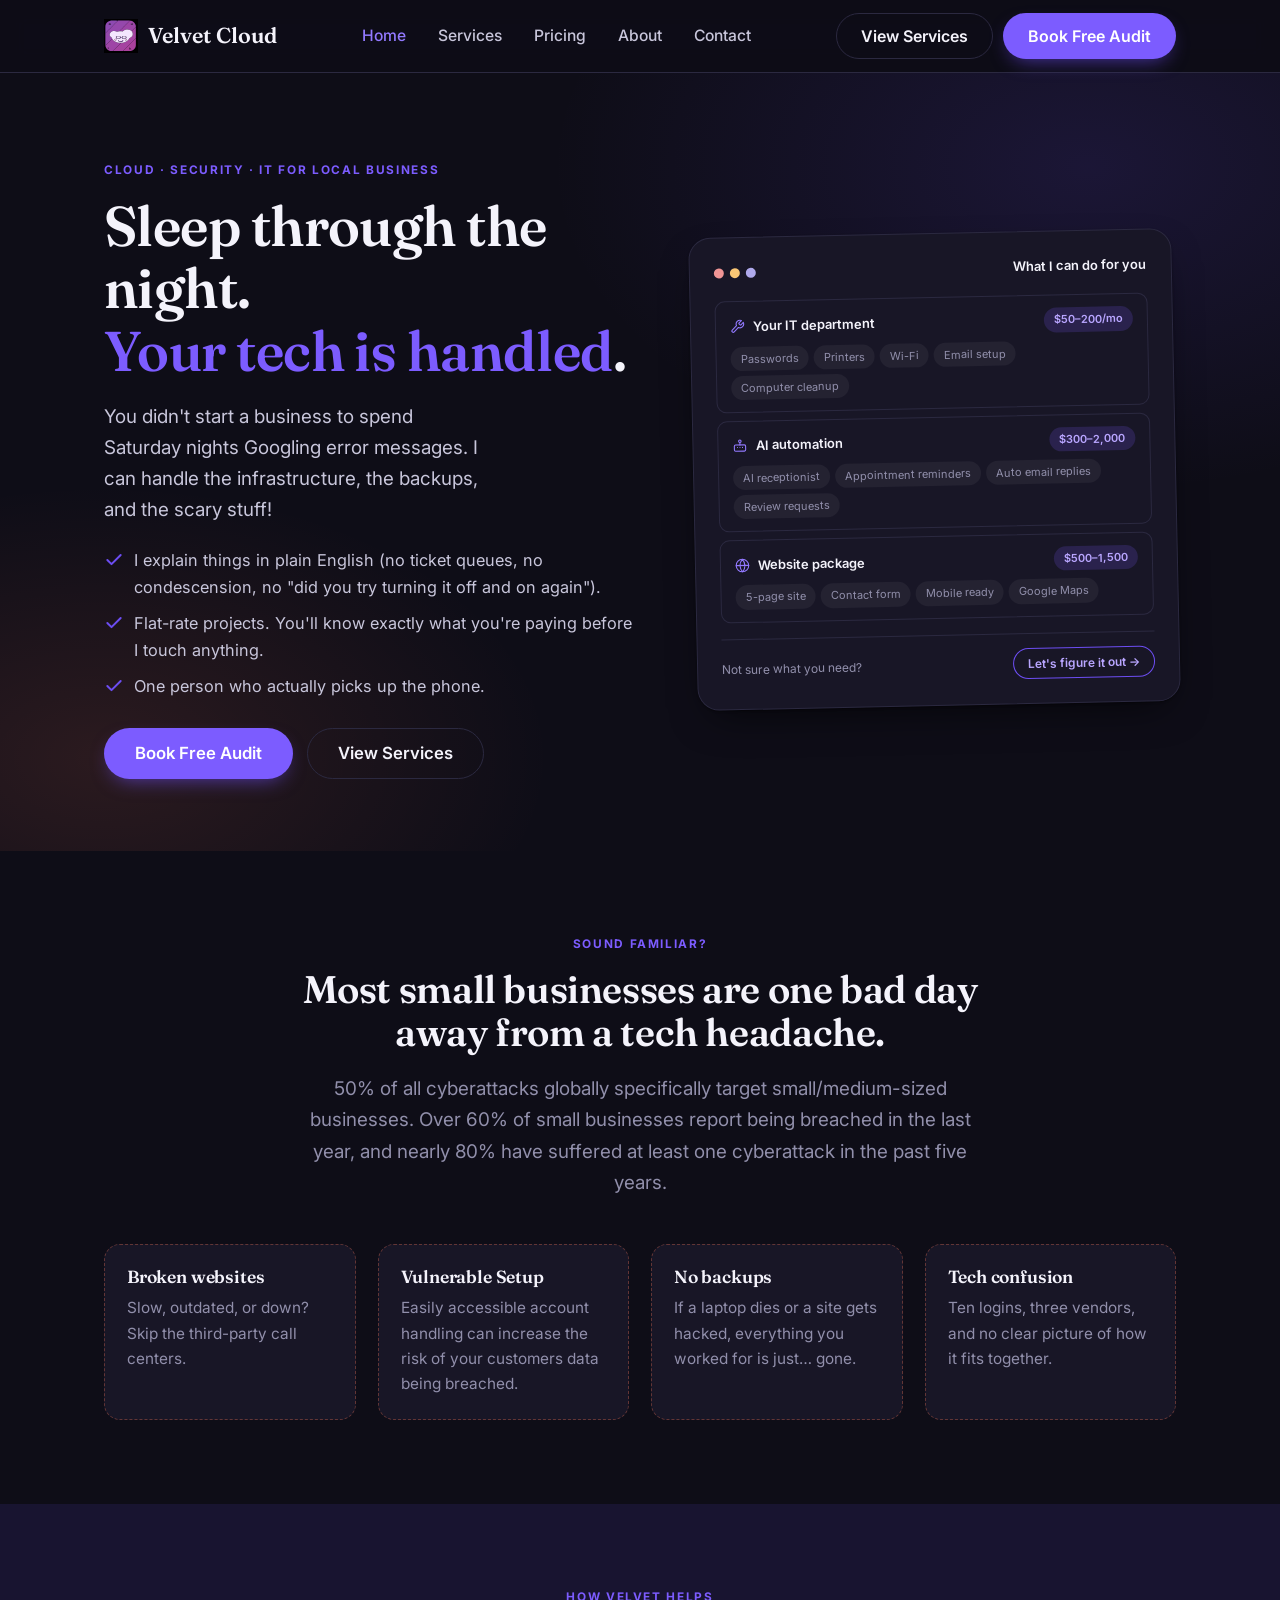
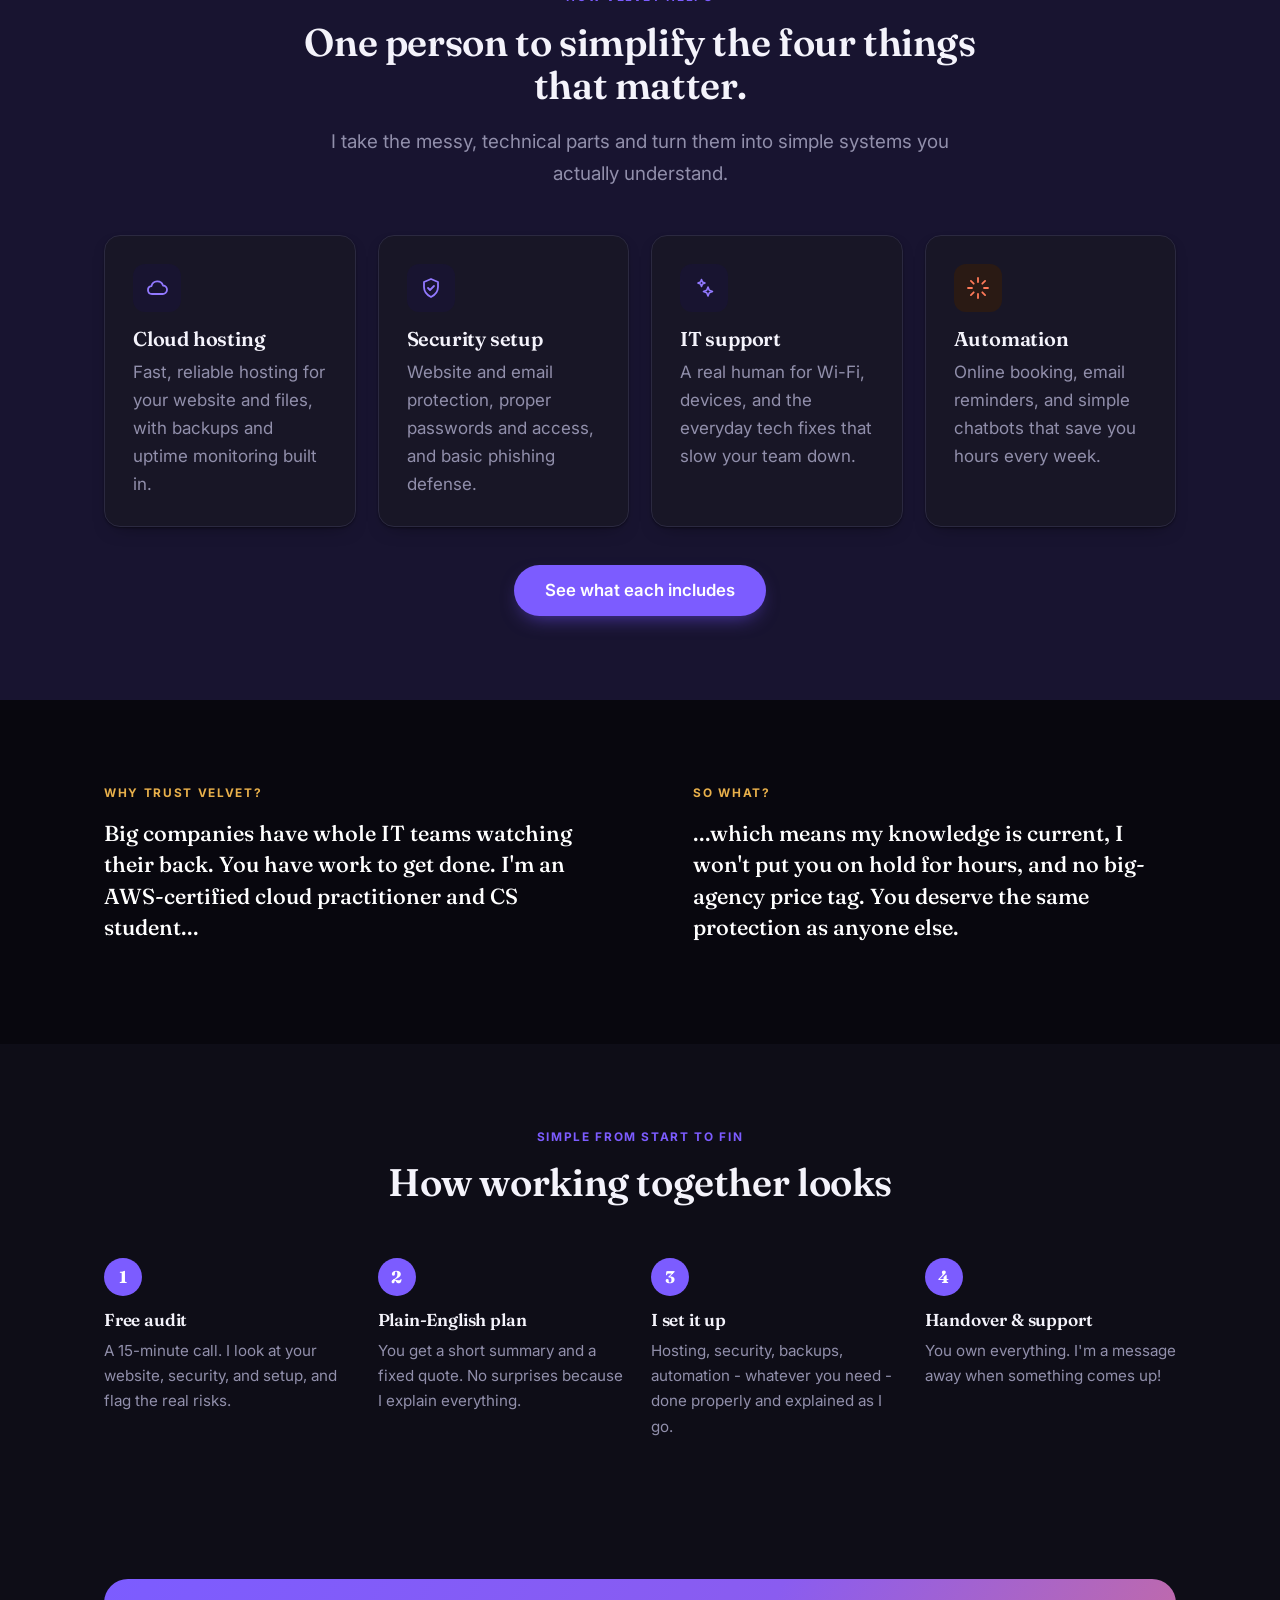
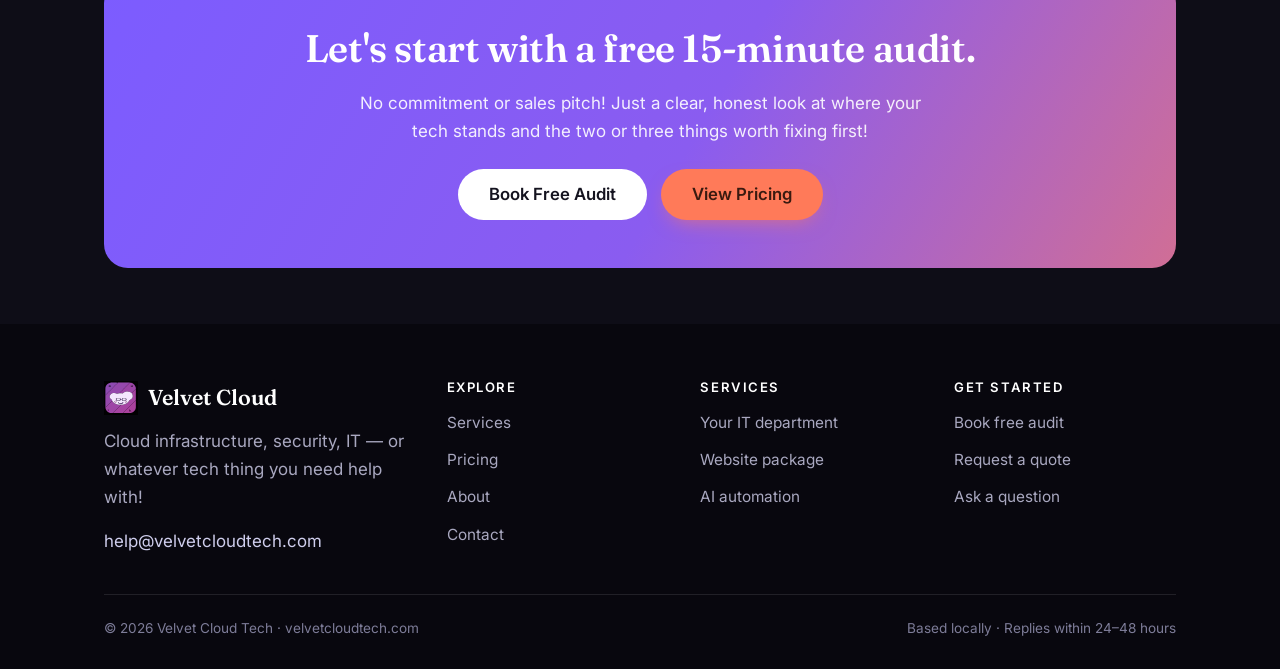
<file: index.html>
<!DOCTYPE html>
<html lang="en">
<head>
  <meta charset="UTF-8" />
  <meta name="viewport" content="width=device-width, initial-scale=1.0" />
  <title>Velvet Cloud Tech — Home</title>
  <meta name="description" content="Velvet Cloud Tech provides cloud hosting, security, backups and IT support for small local businesses — fast, secure, managed infrastructure without needing in-house IT. Book a free 15-minute audit." />
  <link rel="icon" href="assets/favicon.svg" type="image/svg+xml" />
  <link rel="preconnect" href="https://fonts.googleapis.com" />
  <link rel="preconnect" href="https://fonts.gstatic.com" crossorigin />
  <link href="https://fonts.googleapis.com/css2?family=Fraunces:opsz,wght@9..144,500;9..144,600;9..144,700&family=Inter:wght@400;500;600;700&display=swap" rel="stylesheet" />
  <link rel="stylesheet" href="css/styles.css" />
  <meta property="og:title" content="Velvet Cloud Tech — Simple cloud, security & IT for local businesses" />
  <meta property="og:description" content="Fast, secure, managed infrastructure without needing in-house IT." />
  <meta property="og:type" content="website" />
      <meta http-equiv="X-Content-Type-Options" content="nosniff" />
      <meta http-equiv="X-Frame-Options" content="DENY" />
      <meta name="referrer" content="strict-origin-when-cross-origin" />
</head>
<body>

  <!-- ============ HEADER ============ -->
  <header class="site-header">
    <div class="container nav">
      <a class="brand" href="index.html" aria-label="Velvet Cloud Tech home">
        <img class="mark" src="assets/favicon.svg" alt="" width="34" height="34" />
        Velvet Cloud
      </a>
      <nav aria-label="Primary">
        <ul class="nav-links" id="nav-links">
          <li><a href="index.html" class="active">Home</a></li>
          <li><a href="services.html">Services</a></li>
          <li><a href="pricing.html">Pricing</a></li>
          <li><a href="about.html">About</a></li>
          <li><a href="contact.html">Contact</a></li>
        </ul>
      </nav>
      <div class="nav-cta">
        <a class="btn btn--ghost" href="services.html">View Services</a>
        <a class="btn btn--primary" href="book.html">Book Free Audit</a>
        <button class="nav-toggle" aria-label="Menu" aria-controls="nav-links" aria-expanded="false"><span></span></button>
      </div>
    </div>
  </header>

  <main>
    <!-- ============ HERO ============ -->
    <section class="hero">
      <div class="container">
        <div class="hero-grid">
          <div>
            <p class="eyebrow">Cloud · Security · IT for local business</p>
            <h1>Sleep through the night. <span class="squiggle">Your tech is handled</span>.</h1>
            <p class="lead">You didn't start a business to spend Saturday nights Googling error messages. I can handle the infrastructure, the backups, and the scary stuff!</p>
            <ul class="hero-points">
              <li><svg width="20" height="20" viewBox="0 0 24 24" fill="none"><path d="M20 6L9 17l-5-5" stroke="#6c4df2" stroke-width="2.4" stroke-linecap="round" stroke-linejoin="round"/></svg>I explain things in plain English (no ticket queues, no condescension, no "did you try turning it off and on again").</li>
              <li><svg width="20" height="20" viewBox="0 0 24 24" fill="none"><path d="M20 6L9 17l-5-5" stroke="#6c4df2" stroke-width="2.4" stroke-linecap="round" stroke-linejoin="round"/></svg> Flat-rate projects. You'll know exactly what you're paying before I touch anything.</li>
              <li><svg width="20" height="20" viewBox="0 0 24 24" fill="none"><path d="M20 6L9 17l-5-5" stroke="#6c4df2" stroke-width="2.4" stroke-linecap="round" stroke-linejoin="round"/></svg> One person who actually picks up the phone.</li>
            </ul>
            <div class="btn-row">
              <a class="btn btn--primary btn--lg" href="book.html">Book Free Audit</a>
              <a class="btn btn--ghost btn--lg" href="services.html">View Services</a>
            </div>
          </div>

          <!-- decorative "what I do" card -->
          <div class="hero-card svc-card" aria-hidden="true">
            <div class="svc-head">
              <div class="svc-dots">
                <span class="svc-dot svc-dot--red"></span>
                <span class="svc-dot svc-dot--amber"></span>
                <span class="svc-dot svc-dot--purple"></span>
              </div>
              <p class="svc-title">What I can do for you</p>
            </div>

            <div class="svc-item">
              <div class="svc-item-head">
                <div class="svc-name">
                  <svg viewBox="0 0 24 24"><path d="M14.7 6.3a1 1 0 0 0 0 1.4l1.6 1.6a1 1 0 0 0 1.4 0l3.77-3.77a6 6 0 0 1-7.94 7.94l-6.91 6.91a2.12 2.12 0 0 1-3-3l6.91-6.91a6 6 0 0 1 7.94-7.94l-3.76 3.76z"/></svg>
                  Your IT department
                </div>
                <span class="svc-badge">$50–200/mo</span>
              </div>
              <div class="svc-tags">
                <span class="svc-tag">Passwords</span>
                <span class="svc-tag">Printers</span>
                <span class="svc-tag">Wi-Fi</span>
                <span class="svc-tag">Email setup</span>
                <span class="svc-tag">Computer cleanup</span>
              </div>
            </div>

            <div class="svc-item">
              <div class="svc-item-head">
                <div class="svc-name">
                  <svg viewBox="0 0 24 24"><rect x="3" y="11" width="18" height="10" rx="2"/><circle cx="12" cy="5" r="2"/><path d="M12 7v4"/><path d="M8 15h.01M12 15h.01M16 15h.01"/></svg>
                  AI automation
                </div>
                <span class="svc-badge">$300–2,000</span>
              </div>
              <div class="svc-tags">
                <span class="svc-tag">AI receptionist</span>
                <span class="svc-tag">Appointment reminders</span>
                <span class="svc-tag">Auto email replies</span>
                <span class="svc-tag">Review requests</span>
              </div>
            </div>

            <div class="svc-item">
              <div class="svc-item-head">
                <div class="svc-name">
                  <svg viewBox="0 0 24 24"><circle cx="12" cy="12" r="10"/><path d="M2 12h20M12 2a15.3 15.3 0 0 1 4 10 15.3 15.3 0 0 1-4 10 15.3 15.3 0 0 1-4-10 15.3 15.3 0 0 1 4-10z"/></svg>
                  Website package
                </div>
                <span class="svc-badge">$500–1,500</span>
              </div>
              <div class="svc-tags">
                <span class="svc-tag">5-page site</span>
                <span class="svc-tag">Contact form</span>
                <span class="svc-tag">Mobile ready</span>
                <span class="svc-tag">Google Maps</span>
              </div>
            </div>

            <div class="svc-foot">
              <p class="svc-foot-text">Not sure what you need?</p>
              <span class="svc-foot-btn">Let's figure it out →</span>
            </div>
          </div>
        </div>
      </div>
    </section>

    <!-- ============ PROBLEM ============ -->
    <section class="section">
      <div class="container">
        <div class="center narrow">
          <p class="eyebrow">Sound familiar?</p>
          <h2>Most small businesses are one bad day away from a tech headache.</h2>
          <p class="lead muted">50% of all cyberattacks globally specifically target small/medium-sized businesses. Over 60% of small businesses report being breached in the last year, and nearly 80% have suffered at least one cyberattack in the past five years.</p>
        </div>
        <div class="grid grid-4" style="margin-top:46px">
          <div class="pain">
            <h3>Broken websites</h3>
            <p>Slow, outdated, or down? Skip the third-party call centers.</p>
          </div>
          <div class="pain">
            <h3>Vulnerable Setup</h3>
            <p>Easily accessible account handling can increase the risk of your customers data being breached.</p>
          </div>
          <div class="pain">
            <h3>No backups</h3>
            <p>If a laptop dies or a site gets hacked, everything you worked for is just… gone.</p>
          </div>
          <div class="pain">
            <h3>Tech confusion</h3>
            <p>Ten logins, three vendors, and no clear picture of how it fits together.</p>
          </div>
        </div>
      </div>
    </section>

    <!-- ============ SOLUTION ============ -->
    <section class="section section--violet">
      <div class="container">
        <div class="center narrow">
          <p class="eyebrow">How Velvet helps</p>
          <h2>One person to simplify the four things that matter.</h2>
          <p class="lead muted">I take the messy, technical parts and turn them into simple systems you actually understand.</p>
        </div>
        <div class="grid grid-4" style="margin-top:46px">
          <div class="card">
            <div class="icon"><svg width="24" height="24" viewBox="0 0 24 24" fill="none"><path d="M7 18a4 4 0 0 1-.5-7.97A6 6 0 0 1 18 9.5 3.5 3.5 0 0 1 17.5 18H7Z" stroke="currentColor" stroke-width="1.8" stroke-linejoin="round"/></svg></div>
            <h3>Cloud hosting</h3>
            <p class="mb-0 muted">Fast, reliable hosting for your website and files, with backups and uptime monitoring built in.</p>
          </div>
          <div class="card">
            <div class="icon"><svg width="24" height="24" viewBox="0 0 24 24" fill="none"><path d="M12 3l7 3v5c0 4.5-3 8-7 10-4-2-7-5.5-7-10V6l7-3Z" stroke="currentColor" stroke-width="1.8" stroke-linejoin="round"/><path d="M9 12l2 2 4-4" stroke="currentColor" stroke-width="1.8" stroke-linecap="round" stroke-linejoin="round"/></svg></div>
            <h3>Security setup</h3>
            <p class="mb-0 muted">Website and email protection, proper passwords and access, and basic phishing defense.</p>
          </div>
          <div class="card">
            <div class="icon"><svg width="24" height="24" viewBox="0 0 24 24" fill="none"><path d="M9.5 3.5l1 2.5 2.5 1-2.5 1-1 2.5-1-2.5L6 7l2.5-1 1-2.5Z" stroke="currentColor" stroke-width="1.6" stroke-linejoin="round"/><path d="M16 11l1.3 3.2L20.5 15.5 17.3 16.8 16 20l-1.3-3.2L11.5 15.5l3.2-1.3L16 11Z" stroke="currentColor" stroke-width="1.6" stroke-linejoin="round"/></svg></div>
            <h3>IT support</h3>
            <p class="mb-0 muted">A real human for Wi-Fi, devices, and the everyday tech fixes that slow your team down.</p>
          </div>
          <div class="card">
            <div class="icon icon--coral"><svg width="24" height="24" viewBox="0 0 24 24" fill="none"><path d="M12 2v4M12 18v4M4.9 4.9l2.8 2.8M16.3 16.3l2.8 2.8M2 12h4M18 12h4M4.9 19.1l2.8-2.8M16.3 7.7l2.8-2.8" stroke="currentColor" stroke-width="1.8" stroke-linecap="round"/></svg></div>
            <h3>Automation</h3>
            <p class="mb-0 muted">Online booking, email reminders, and simple chatbots that save you hours every week.</p>
          </div>
        </div>
        <div class="center" style="margin-top:38px">
          <a class="btn btn--primary btn--lg" href="services.html">See what each includes</a>
        </div>
      </div>
    </section>

    <!-- ============ TRUST ============ -->
    <section class="section section--dark">
      <div class="container">
        <div class="hero-grid" style="align-items:center">
          <div>
            <p class="eyebrow">Why trust Velvet?</p>
            <p class="trust-quote">Big companies have whole IT teams watching their back. You have work to get done. I'm an AWS-certified cloud practitioner and CS student... </p>
            
          </div>
          <div>
            <p class="eyebrow">So What?</p>
            <p class="trust-quote">...which means my knowledge is current, I won't put you on hold for hours, and no big-agency price tag. You deserve the same protection as anyone else.</p>
          </div>
        </div>
      </div>
    </section>

    <!-- ============ PROCESS ============ -->
    <section class="section">
      <div class="container">
        <div class="center narrow">
          <p class="eyebrow">Simple from start to fin</p>
          <h2>How working together looks</h2>
        </div>
        <div class="steps" style="margin-top:46px">
          <div class="step"><div class="num">1</div><h3>Free audit</h3><p>A 15-minute call. I look at your website, security, and setup, and flag the real risks.</p></div>
          <div class="step"><div class="num">2</div><h3>Plain-English plan</h3><p>You get a short summary and a fixed quote. No surprises because I explain everything.</p></div>
          <div class="step"><div class="num">3</div><h3>I set it up</h3><p>Hosting, security, backups, automation - whatever you need - done properly and explained as I go.</p></div>
          <div class="step"><div class="num">4</div><h3>Handover &amp; support</h3><p>You own everything. I'm a message away when something comes up!</p></div>
        </div>
      </div>
    </section>

    <!-- ============ CTA ============ -->
    <section class="section section--tight">
      <div class="container">
        <div class="cta-band">
          <h2>Let's start with a free 15-minute audit.</h2>
          <p>No commitment or sales pitch! Just a clear, honest look at where your tech stands and the two or three things worth fixing first!</p>
          <div class="btn-row btn-row--center" style="margin-top:24px">
            <a class="btn btn--light btn--lg" href="book.html">Book Free Audit</a>
            <a class="btn btn--coral btn--lg" href="pricing.html">View Pricing</a>
          </div>
        </div>
      </div>
    </section>
  </main>

  <!-- ============ FOOTER ============ -->
  <footer class="site-footer">
    <div class="container">
      <div class="footer-grid">
        <div>
          <a class="brand" href="index.html">
            <img class="mark" src="assets/favicon.svg" alt="" width="34" height="34" />
            Velvet Cloud
          </a>
          <p style="max-width:34ch;color:#a9a8c0">Cloud infrastructure, security, IT — or whatever tech thing you need help with!</p>
          <a href="mailto:help@velvetcloudtech.com">help@velvetcloudtech.com</a>
        </div>
        <div>
          <h4>Explore</h4>
          <ul>
            <li><a href="services.html">Services</a></li>
            <li><a href="pricing.html">Pricing</a></li>
            <li><a href="about.html">About</a></li>
            <li><a href="contact.html">Contact</a></li>
          </ul>
        </div>
        <div>
          <h4>Services</h4>
          <ul>
            <li><a href="services.html#it">Your IT department</a></li>
            <li><a href="services.html#website">Website package</a></li>
            <li><a href="services.html#automation">AI automation</a></li>
          </ul>
        </div>
        <div>
          <h4>Get started</h4>
          <ul>
            <li><a href="book.html">Book free audit</a></li>
            <li><a href="pricing.html">Request a quote</a></li>
            <li><a href="contact.html">Ask a question</a></li>
          </ul>
        </div>
      </div>
      <div class="footer-bottom">
        <span>© <span data-year>2026</span> Velvet Cloud Tech · velvetcloudtech.com</span>
        <span>Based locally · Replies within 24–48 hours</span>
      </div>
    </div>
  </footer>

  <script src="js/main.js"></script>
</body>
</html>
</file>
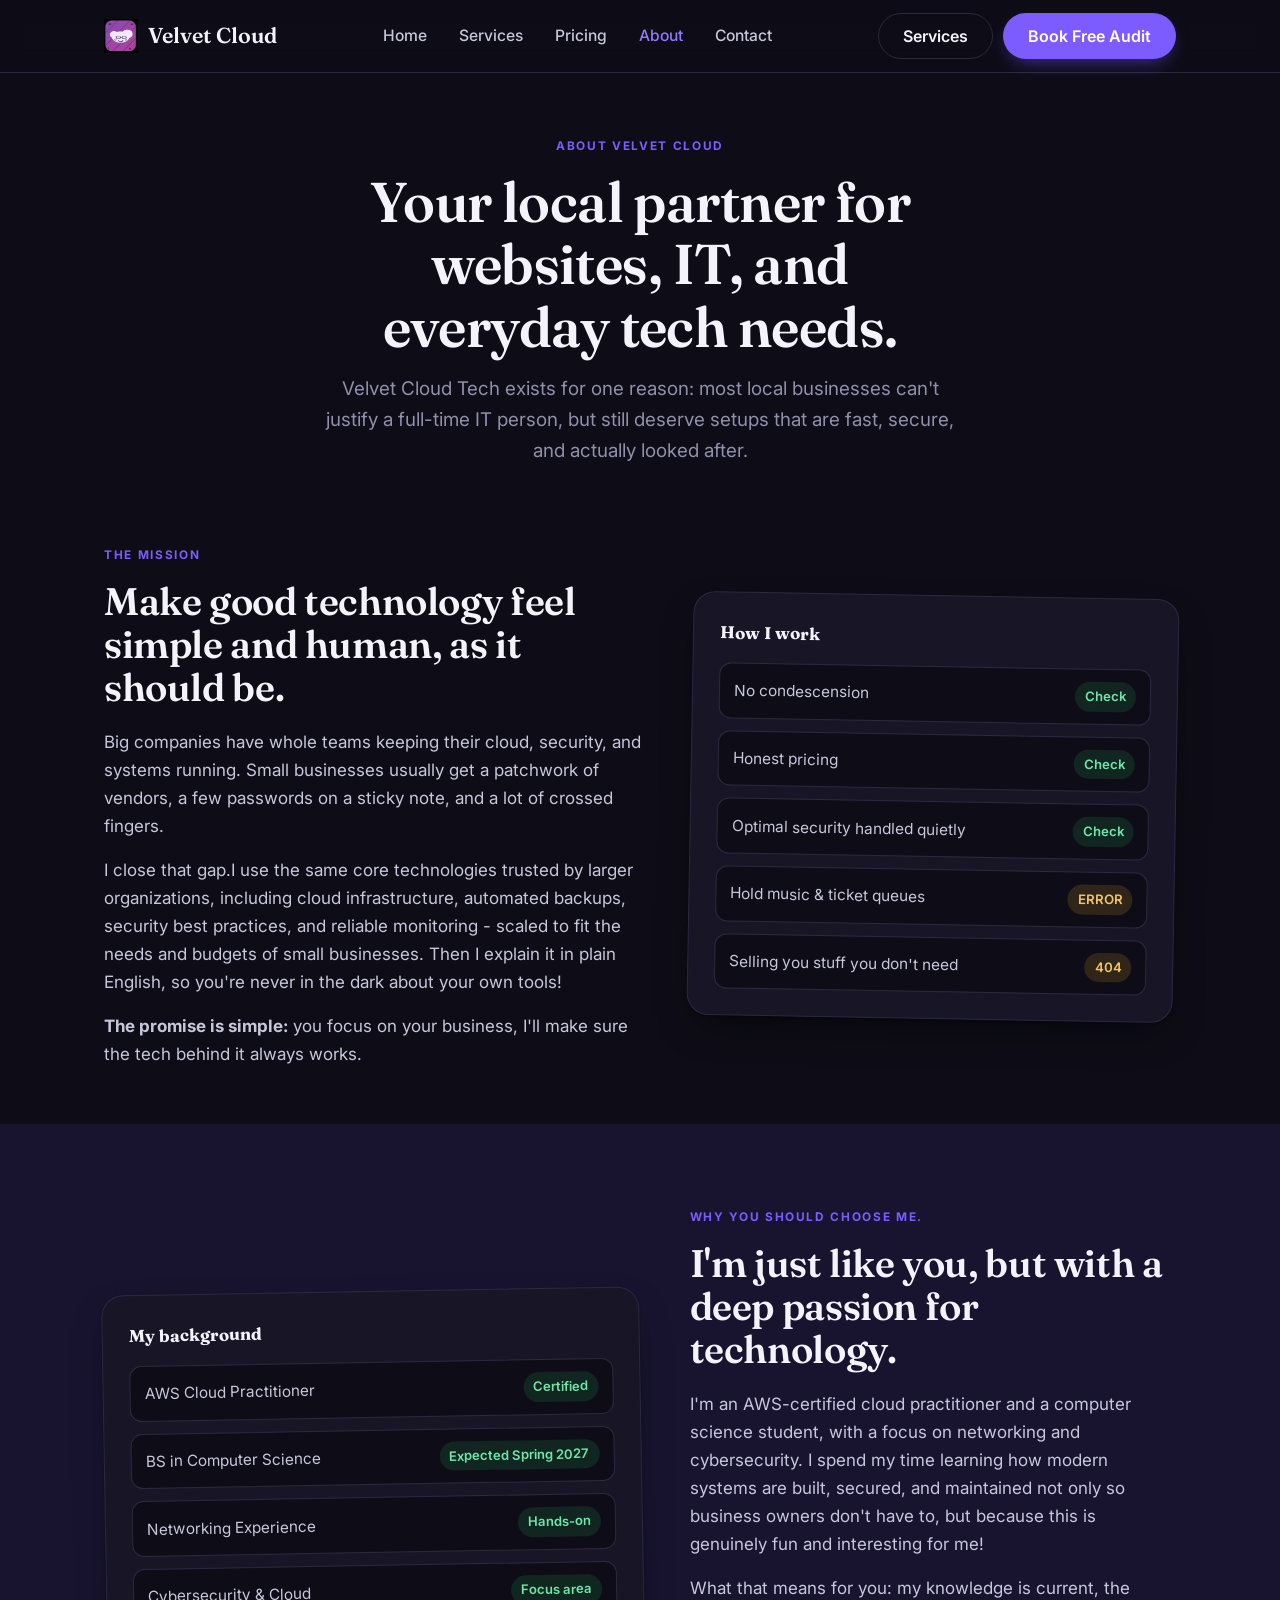
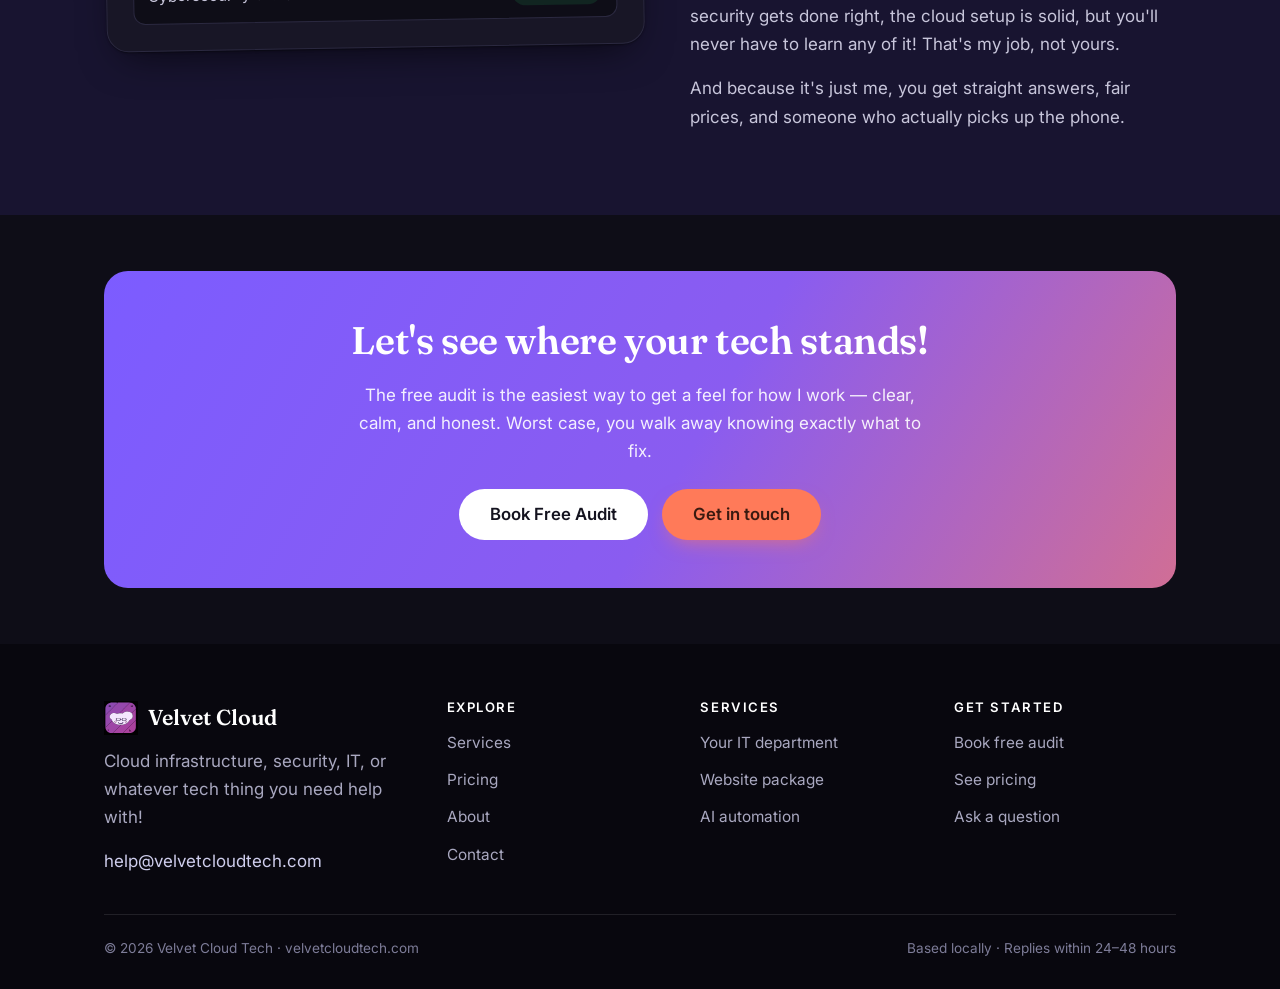
<file: about.html>
<!DOCTYPE html>
<html lang="en">
<head>
  <meta charset="UTF-8" />
  <meta name="viewport" content="width=device-width, initial-scale=1.0" />
  <title>About — Velvet Cloud Tech</title>
  <meta name="description" content="Velvet Cloud Tech exists to simplify cloud, security and IT for non-technical local businesses. Run by an AWS-certified cloud practitioner and CS student — enterprise-grade tech, minus the agency price tag." />
  <link rel="icon" href="assets/favicon.svg" type="image/svg+xml" />
  <link rel="preconnect" href="https://fonts.googleapis.com" />
  <link rel="preconnect" href="https://fonts.gstatic.com" crossorigin />
  <link href="https://fonts.googleapis.com/css2?family=Fraunces:opsz,wght@9..144,500;9..144,600;9..144,700&family=Inter:wght@400;500;600;700&display=swap" rel="stylesheet" />
  <link rel="stylesheet" href="css/styles.css" />
      <meta http-equiv="X-Content-Type-Options" content="nosniff" />
      <meta http-equiv="X-Frame-Options" content="DENY" />
      <meta name="referrer" content="strict-origin-when-cross-origin" />
</head>
<body>

  <header class="site-header">
    <div class="container nav">
      <a class="brand" href="index.html" aria-label="Velvet Cloud Tech home">
        <img class="mark" src="assets/favicon.svg" alt="" width="34" height="34" />
        Velvet Cloud
      </a>
      <nav aria-label="Primary">
        <ul class="nav-links" id="nav-links">
          <li><a href="index.html">Home</a></li>
          <li><a href="services.html">Services</a></li>
          <li><a href="pricing.html">Pricing</a></li>
          <li><a href="about.html" class="active">About</a></li>
          <li><a href="contact.html">Contact</a></li>
        </ul>
      </nav>
      <div class="nav-cta">
        <a class="btn btn--ghost" href="services.html">Services</a>
        <a class="btn btn--primary" href="book.html">Book Free Audit</a>
        <button class="nav-toggle" aria-label="Menu" aria-controls="nav-links" aria-expanded="false"><span></span></button>
      </div>
    </div>
  </header>

  <main>
    <section class="page-head">
      <div class="container narrow center">
        <p class="eyebrow">About Velvet Cloud</p>
        <h1>Your local partner for websites, IT, and everyday tech needs.</h1>
        <p class="lead muted">Velvet Cloud Tech exists for one reason: most local businesses can't justify a full-time IT person, but still deserve setups that are fast, secure, and actually looked after.</p>
      </div>
    </section>

    <section class="section section--tight">
      <div class="container">
        <div class="hero-grid" style="align-items:center;gap:48px">
          <div>
            <p class="eyebrow">The mission</p>
            <h2>Make good technology feel simple and human, as it should be.</h2>
            <p>Big companies have whole teams keeping their cloud, security, and systems running. Small businesses usually get a patchwork of vendors, a few passwords on a sticky note, and a lot of crossed fingers.</p>
            <p>I close that gap.I use the same core technologies trusted by larger organizations, including cloud infrastructure, automated backups, security best practices, and reliable monitoring - scaled to fit the needs and budgets of small businesses. Then I explain it in plain English, so you're never in the dark about your own tools!</p>
            <p class="mb-0"><b>The promise is simple:</b> you focus on your business, I'll make sure the tech behind it always works.</p>
          </div>
          <div class="hero-card" style="transform:rotate(1deg)">
            <div class="hc-head"><strong style="font-family:var(--font-head);color:var(--ink)">How I work</strong></div>
            <ul>
              <li>No condescension <span class="status status--ok">Check</span></li>
              <li>Honest pricing <span class="status status--ok">Check</span></li>
              <li>Optimal security handled quietly <span class="status status--ok">Check</span></li>
              <li>Hold music &amp; ticket queues <span class="status status--warn">ERROR</span></li>
              <li>Selling you stuff you don't need <span class="status status--warn">404</span></li>
            </ul>
          </div>
        </div>
      </div>
    </section>

    <section class="section section--violet">
      <div class="container">
        <div class="hero-grid" style="align-items:center;gap:48px">
          <div class="hero-card" style="transform:rotate(-1deg)">
            <div class="hc-head"><strong style="font-family:var(--font-head);color:var(--ink)"> My background</strong></div>
            <ul>
              <li>AWS Cloud Practitioner <span class="status status--ok">Certified</span></li>
              <li>BS in Computer Science <span class="status status--ok">Expected Spring 2027</span></li>
              <li>Networking Experience<span class="status status--ok">Hands-on</span></li>
              <li>Cybersecurity & Cloud <span class="status status--ok">Focus area</span></li>
            </ul>
          </div>
          <div>
            <p class="eyebrow">Why you should choose me.</p>
            <h2>I'm just like you, but with a deep passion for technology.</h2>
            <p>I'm an AWS-certified cloud practitioner and a computer science student, with a focus on networking and cybersecurity. I spend my time learning how modern systems are built, secured, and maintained not only so business owners don't have to, but because this is genuinely fun and interesting for me!</p>
            <p>What that means for you: my knowledge is current, the security gets done right, the cloud setup is solid, but you'll never have to learn any of it! That's my job, not yours.</p>
            <p class="mb-0">And because it's just me, you get straight answers, fair prices, and someone who actually picks up the phone.</p>
          </div>
        </div>
      </div>
    </section>

    <section class="section section--tight">
      <div class="container">
        <div class="cta-band">
          <h2>Let's see where your tech stands!</h2>
          <p>The free audit is the easiest way to get a feel for how I work — clear, calm, and honest. Worst case, you walk away knowing exactly what to fix.</p>
          <div class="btn-row btn-row--center" style="margin-top:24px">
            <a class="btn btn--light btn--lg" href="book.html">Book Free Audit</a>
            <a class="btn btn--coral btn--lg" href="contact.html">Get in touch</a>
          </div>
        </div>
      </div>
    </section>
  </main>

  <footer class="site-footer">
    <div class="container">
      <div class="footer-grid">
        <div>
          <a class="brand" href="index.html">
            <img class="mark" src="assets/favicon.svg" alt="" width="34" height="34" />
            Velvet Cloud
          </a>
          <p style="max-width:34ch;color:#a9a8c0">Cloud infrastructure, security, IT, or whatever tech thing you need help with!</p>
          <a href="mailto:help@velvetcloudtech.com">help@velvetcloudtech.com</a>
        </div>
        <div><h4>Explore</h4><ul><li><a href="services.html">Services</a></li><li><a href="pricing.html">Pricing</a></li><li><a href="about.html">About</a></li><li><a href="contact.html">Contact</a></li></ul></div>
        <div><h4>Services</h4><ul><li><a href="services.html#it">Your IT department</a></li><li><a href="services.html#website">Website package</a></li><li><a href="services.html#automation">AI automation</a></li></ul></div>
        <div><h4>Get started</h4><ul><li><a href="book.html">Book free audit</a></li><li><a href="pricing.html">See pricing</a></li><li><a href="contact.html">Ask a question</a></li></ul></div>
      </div>
      <div class="footer-bottom">
        <span>© <span data-year>2026</span> Velvet Cloud Tech · velvetcloudtech.com</span>
        <span>Based locally · Replies within 24–48 hours</span>
      </div>
    </div>
  </footer>

  <script src="js/main.js"></script>
</body>
</html>
</file>
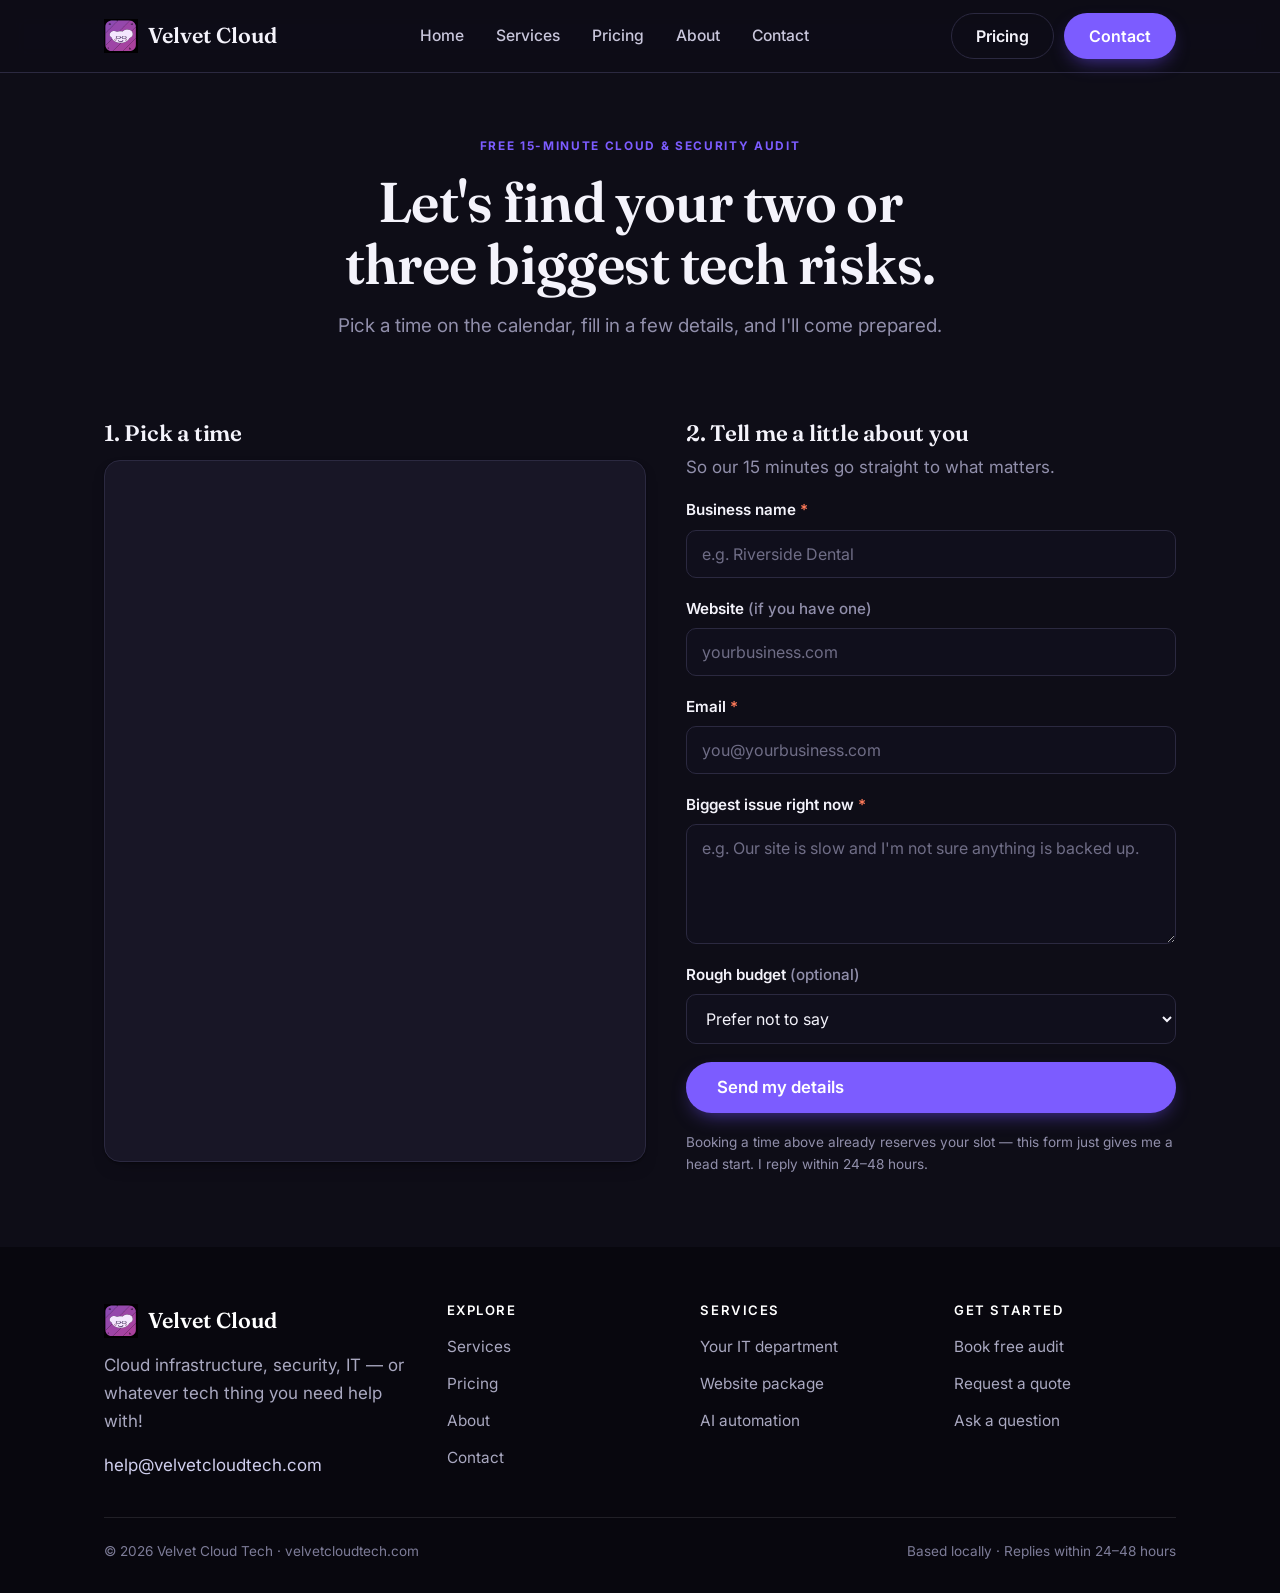
<file: book.html>
<!DOCTYPE html>
<html lang="en">
<head>
  <meta charset="UTF-8" />
  <meta name="viewport" content="width=device-width, initial-scale=1.0" />
  <title>Book a Free Audit — Velvet Cloud Tech</title>
  <meta name="description" content="Book your free 15-minute Cloud & Security Audit with Velvet Cloud Tech. Pick a time that suits you and tell me a little about your business." />
  <link rel="icon" href="assets/favicon.svg" type="image/svg+xml" />
  <link rel="preconnect" href="https://fonts.googleapis.com" />
  <link rel="preconnect" href="https://fonts.gstatic.com" crossorigin />
  <link href="https://fonts.googleapis.com/css2?family=Fraunces:opsz,wght@9..144,500;9..144,600;9..144,700&family=Inter:wght@400;500;600;700&display=swap" rel="stylesheet" />
  <link rel="stylesheet" href="css/styles.css" />
  <!-- ===== CALENDLY: this stylesheet + the script near the bottom power the embed ===== -->
  <link href="https://assets.calendly.com/assets/external/widget.css" rel="stylesheet" />
      <meta http-equiv="X-Content-Type-Options" content="nosniff" />
      <meta http-equiv="X-Frame-Options" content="DENY" />
      <meta name="referrer" content="strict-origin-when-cross-origin" />
</head>
<body>

  <header class="site-header">
    <div class="container nav">
      <a class="brand" href="index.html" aria-label="Velvet Cloud Tech home">
        <img class="mark" src="assets/favicon.svg" alt="" width="34" height="34" />
        Velvet Cloud
      </a>
      <nav aria-label="Primary">
        <ul class="nav-links" id="nav-links">
          <li><a href="index.html">Home</a></li>
          <li><a href="services.html">Services</a></li>
          <li><a href="pricing.html">Pricing</a></li>
          <li><a href="about.html">About</a></li>
          <li><a href="contact.html">Contact</a></li>
        </ul>
      </nav>
      <div class="nav-cta">
        <a class="btn btn--ghost" href="pricing.html">Pricing</a>
        <a class="btn btn--primary" href="contact.html">Contact</a>
        <button class="nav-toggle" aria-label="Menu" aria-controls="nav-links" aria-expanded="false"><span></span></button>
      </div>
    </div>
  </header>

  <main>
    <section class="page-head">
      <div class="container narrow center">
        <p class="eyebrow">Free 15-minute Cloud &amp; Security Audit</p>
        <h1>Let's find your two or three biggest tech risks.</h1>
        <p class="lead muted">Pick a time on the calendar, fill in a few details, and I'll come prepared.</p>
      </div>
    </section>

    <section class="section section--tight">
      <div class="container">
        <div class="hero-grid" style="align-items:start;gap:40px">

          <!-- LEFT: Calendly -->
          <div>
            <h2 style="font-size:1.4rem">1. Pick a time</h2>
            <div class="calendly-wrap" style="margin-top:14px">
              <!-- ===== CALENDLY EMBED =====
                   When ready: set CALENDLY_URL in js below OR replace the placeholder div
                   with: <div class="calendly-inline-widget" data-url="https://calendly.com/YOUR-HANDLE/audit"></div>
              -->
              <div id="calendly-target">
                <div class="embed-placeholder">
                  <strong style="color:var(--ink);font-size:1.1rem;font-family:var(--font-head)">Your Calendly will show here</strong>
                  <p style="margin:10px 0 0">Open <code>book.html</code> and paste your scheduling link into the
                  <code>CALENDLY_URL</code> line near the bottom. Full steps are in <code>README.md</code>.</p>
                </div>
              </div>
            </div>
          </div>

          <!-- RIGHT: Intake form -->
          <div>
            <h2 style="font-size:1.4rem">2. Tell me a little about you</h2>
            <p class="muted" style="margin-top:-4px">So our 15 minutes go straight to what matters.</p>

            <!-- Set action="" to your Formspree endpoint to receive these by email. See README. -->
            <form class="form" action="https://formspree.io/f/xbdeekdn" method="POST">
              <div class="field">
                <label for="biz">Business name <span class="req">*</span></label>
                <input id="biz" name="business" type="text" required placeholder="e.g. Riverside Dental" />
              </div>
              <div class="field">
                <label for="site">Website <span class="muted" style="font-weight:500">(if you have one)</span></label>
                <input id="site" name="website" type="text" placeholder="yourbusiness.com" />
              </div>
              <div class="field">
                <label for="email">Email <span class="req">*</span></label>
                <input id="email" name="email" type="email" required placeholder="you@yourbusiness.com" />
              </div>
              <div class="field">
                <label for="issue">Biggest issue right now <span class="req">*</span></label>
                <textarea id="issue" name="issue" required placeholder="e.g. Our site is slow and I'm not sure anything is backed up."></textarea>
              </div>
              <div class="field">
                <label for="budget">Rough budget <span class="muted" style="font-weight:500">(optional)</span></label>
                <select id="budget" name="budget">
                  <option value="">Prefer not to say</option>
                  <option>Under $250</option>
                  <option>$250–$700</option>
                  <option>$700–$1,500</option>
                  <option>$1,500+</option>
                  <option>Not sure yet</option>
                </select>
              </div>
              <button class="btn btn--primary btn--lg" type="submit">Send my details</button>
              <p class="form-result form-note" role="status" hidden></p>
              <p class="form-note">Booking a time above already reserves your slot — this form just gives me a head start. I reply within 24–48 hours.</p>
            </form>
          </div>

        </div>
      </div>
    </section>
  </main>

  <footer class="site-footer">
    <div class="container">
      <div class="footer-grid">
        <div>
          <a class="brand" href="index.html">
            <img class="mark" src="assets/favicon.svg" alt="" width="34" height="34" />
            Velvet Cloud
          </a>
          <p style="max-width:34ch;color:#a9a8c0">Cloud infrastructure, security, IT — or whatever tech thing you need help with!</p>
          <a href="mailto:help@velvetcloudtech.com">help@velvetcloudtech.com</a>
        </div>
        <div><h4>Explore</h4><ul><li><a href="services.html">Services</a></li><li><a href="pricing.html">Pricing</a></li><li><a href="about.html">About</a></li><li><a href="contact.html">Contact</a></li></ul></div>
        <div><h4>Services</h4><ul><li><a href="services.html#it">Your IT department</a></li><li><a href="services.html#website">Website package</a></li><li><a href="services.html#automation">AI automation</a></li></ul></div>
        <div><h4>Get started</h4><ul><li><a href="book.html">Book free audit</a></li><li><a href="pricing.html">Request a quote</a></li><li><a href="contact.html">Ask a question</a></li></ul></div>
      </div>
      <div class="footer-bottom">
        <span>© <span data-year>2026</span> Velvet Cloud Tech · velvetcloudtech.com</span>
        <span>Based locally · Replies within 24–48 hours</span>
      </div>
    </div>
  </footer>

  <script src="js/main.js"></script>

  <!-- ===== CALENDLY LOADER =====
       1) Create a free Calendly event called "Free 15-min Cloud & Security Audit".
       2) Copy your event link and paste it between the quotes below.
       3) Save & refresh — the placeholder is replaced by the live calendar automatically.
  -->
  <script src="https://assets.calendly.com/assets/external/widget.js" async></script>
  <script>
    var CALENDLY_URL = "https://calendly.com/raeannmcl/free-15-min-cloud-security-audit"; // e.g. "https://calendly.com/your-handle/audit"
    (function () {
      if (!CALENDLY_URL) return; // keep the friendly placeholder until you add your link
      var target = document.getElementById("calendly-target");
      target.innerHTML = "";
      var w = document.createElement("div");
      w.className = "calendly-inline-widget";
      w.setAttribute("data-url", CALENDLY_URL + "?hide_gdpr_banner=1&primary_color=6c4df2");
      target.appendChild(w);
      // widget.js auto-initializes any .calendly-inline-widget present; re-init if it loaded first
      if (window.Calendly && Calendly.initInlineWidgets) Calendly.initInlineWidgets();
    })();
  </script>
</body>
</html>
</file>
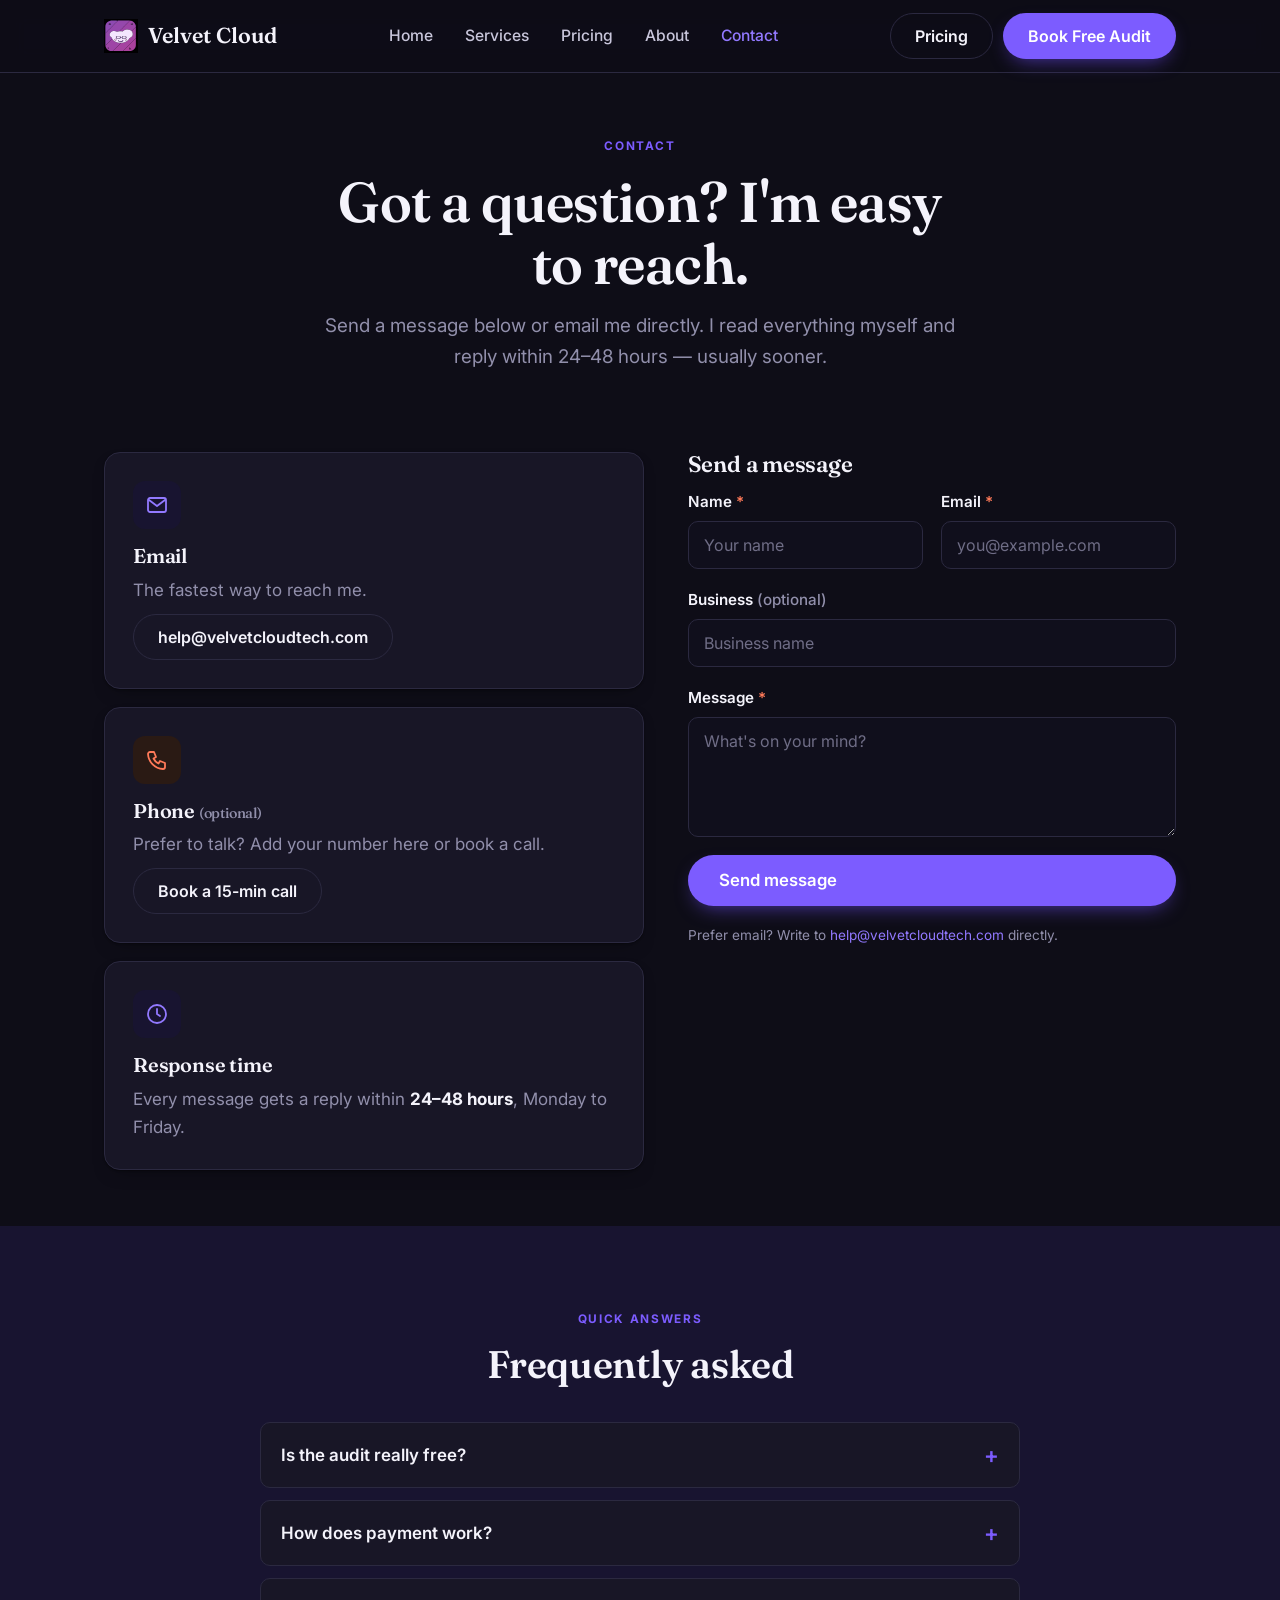
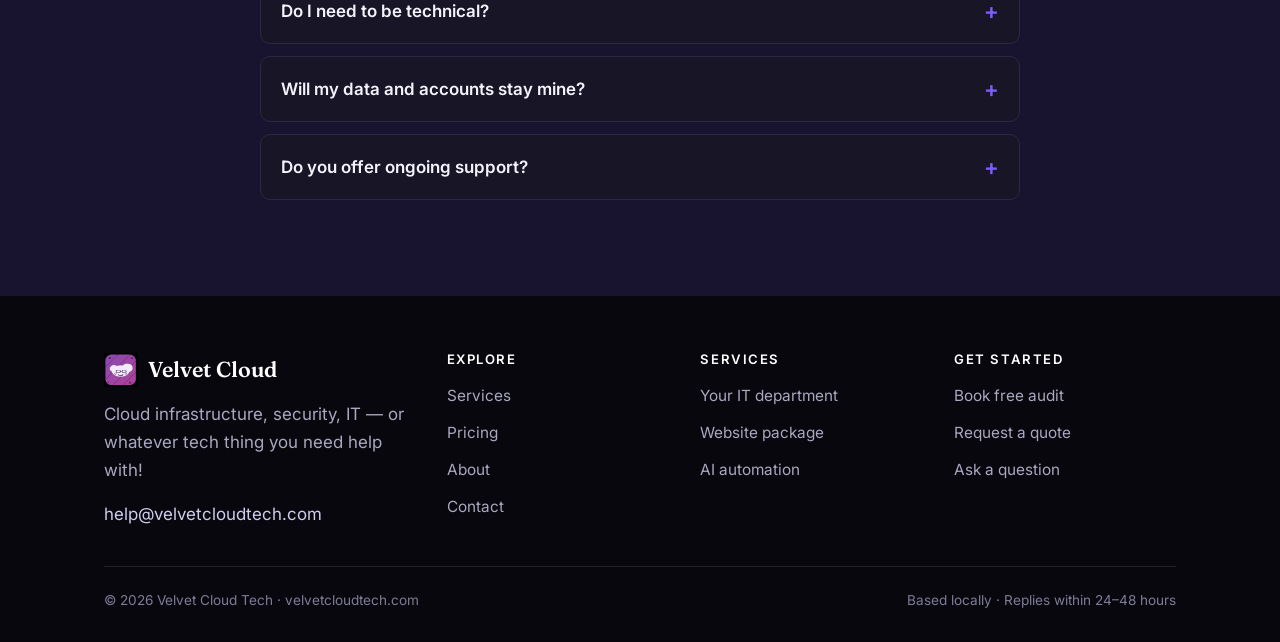
<file: contact.html>
<!DOCTYPE html>
<html lang="en">
<head>
  <meta charset="UTF-8" />
  <meta name="viewport" content="width=device-width, initial-scale=1.0" />
  <title>Contact — Velvet Cloud Tech</title>
  <meta name="description" content="Get in touch with Velvet Cloud Tech. Email help@velvetcloudtech.com or send a message — replies within 24–48 hours." />
  <link rel="icon" href="assets/favicon.svg" type="image/svg+xml" />
  <link rel="preconnect" href="https://fonts.googleapis.com" />
  <link rel="preconnect" href="https://fonts.gstatic.com" crossorigin />
  <link href="https://fonts.googleapis.com/css2?family=Fraunces:opsz,wght@9..144,500;9..144,600;9..144,700&family=Inter:wght@400;500;600;700&display=swap" rel="stylesheet" />
  <link rel="stylesheet" href="css/styles.css" />
      <meta http-equiv="X-Content-Type-Options" content="nosniff" />
      <meta http-equiv="X-Frame-Options" content="DENY" />
      <meta name="referrer" content="strict-origin-when-cross-origin" />
</head>
<body>

  <header class="site-header">
    <div class="container nav">
      <a class="brand" href="index.html" aria-label="Velvet Cloud Tech home">
        <img class="mark" src="assets/favicon.svg" alt="" width="34" height="34" />
        Velvet Cloud
      </a>
      <nav aria-label="Primary">
        <ul class="nav-links" id="nav-links">
          <li><a href="index.html">Home</a></li>
          <li><a href="services.html">Services</a></li>
          <li><a href="pricing.html">Pricing</a></li>
          <li><a href="about.html">About</a></li>
          <li><a href="contact.html" class="active">Contact</a></li>
        </ul>
      </nav>
      <div class="nav-cta">
        <a class="btn btn--ghost" href="pricing.html">Pricing</a>
        <a class="btn btn--primary" href="book.html">Book Free Audit</a>
        <button class="nav-toggle" aria-label="Menu" aria-controls="nav-links" aria-expanded="false"><span></span></button>
      </div>
    </div>
  </header>

  <main>
    <section class="page-head">
      <div class="container narrow center">
        <p class="eyebrow">Contact</p>
        <h1>Got a question? I'm easy to reach.</h1>
        <p class="lead muted">Send a message below or email me directly. I read everything myself and reply within 24–48 hours — usually sooner.</p>
      </div>
    </section>

    <section class="section section--tight">
      <div class="container">
        <div class="hero-grid" style="align-items:start;gap:44px">

          <!-- Contact details -->
          <div>
            <div class="card" style="margin-bottom:18px">
              <div class="icon"><svg width="24" height="24" viewBox="0 0 24 24" fill="none"><rect x="3" y="5" width="18" height="14" rx="2" stroke="currentColor" stroke-width="1.8"/><path d="m4 7 8 6 8-6" stroke="currentColor" stroke-width="1.8" stroke-linecap="round" stroke-linejoin="round"/></svg></div>
              <h3 class="mb-0">Email</h3>
              <p class="muted" style="margin:6px 0 10px">The fastest way to reach me.</p>
              <a class="btn btn--ghost" href="mailto:help@velvetcloudtech.com">help@velvetcloudtech.com</a>
            </div>

            <div class="card" style="margin-bottom:18px">
              <div class="icon icon--coral"><svg width="24" height="24" viewBox="0 0 24 24" fill="none"><path d="M5 4h4l2 5-2.5 1.5a11 11 0 0 0 5 5L15 13l5 2v4a2 2 0 0 1-2 2A16 16 0 0 1 3 6a2 2 0 0 1 2-2Z" stroke="currentColor" stroke-width="1.8" stroke-linejoin="round"/></svg></div>
              <h3 class="mb-0">Phone <span class="muted" style="font-weight:500;font-size:.9rem">(optional)</span></h3>
              <p class="muted" style="margin:6px 0 10px">Prefer to talk? Add your number here or book a call.</p>
              <a class="btn btn--ghost" href="book.html">Book a 15-min call</a>
            </div>

            <div class="card">
              <div class="icon"><svg width="24" height="24" viewBox="0 0 24 24" fill="none"><circle cx="12" cy="12" r="9" stroke="currentColor" stroke-width="1.8"/><path d="M12 7v5l3 2" stroke="currentColor" stroke-width="1.8" stroke-linecap="round" stroke-linejoin="round"/></svg></div>
              <h3 class="mb-0">Response time</h3>
              <p class="muted mb-0" style="margin-top:6px">Every message gets a reply within <b style="color:var(--ink)">24–48 hours</b>, Monday to Friday.</p>
            </div>
          </div>

          <!-- Contact form -->
          <div>
            <h2 style="font-size:1.4rem">Send a message</h2>
            
            <form class="form" action="https://formspree.io/f/xbdeekdn" method="POST">
              <div class="field-row">
                <div class="field">
                  <label for="name">Name <span class="req">*</span></label>
                  <input id="name" name="name" type="text" required placeholder="Your name" />
                </div>
                <div class="field">
                  <label for="cemail">Email <span class="req">*</span></label>
                  <input id="cemail" name="email" type="email" required placeholder="you@example.com" />
                </div>
              </div>
              <div class="field">
                <label for="cbiz">Business <span class="muted" style="font-weight:500">(optional)</span></label>
                <input id="cbiz" name="business" type="text" placeholder="Business name" />
              </div>
              <div class="field">
                <label for="msg">Message <span class="req">*</span></label>
                <textarea id="msg" name="message" required placeholder="What's on your mind?"></textarea>
              </div>
              <button class="btn btn--primary btn--lg" type="submit">Send message</button>
              <p class="form-result form-note" role="status" hidden></p>
              <p class="form-note">Prefer email? Write to <a href="mailto:help@velvetcloudtech.com">help@velvetcloudtech.com</a> directly.</p>
            </form>
          </div>

        </div>
      </div>
    </section>

    <!-- FAQ -->
    <section class="section section--violet">
      <div class="container">
        <div class="center narrow" style="margin-bottom:36px">
          <p class="eyebrow">Quick answers</p>
          <h2>Frequently asked</h2>
        </div>
        <div class="faq">
          <details>
            <summary>Is the audit really free?</summary>
            <div>Yes — completely. It's a 15-minute call where I review your website, security, and setup, and tell you the two or three things worth fixing first. No cost, no obligation to buy anything afterward.</div>
          </details>
          <details>
            <summary>How does payment work?</summary>
            <div>After the audit you get a fixed quote. One-off projects (your website or automation) are paid by card through Stripe or PayPal — larger ones start with a deposit. The IT plan is a simple monthly subscription you can pause or cancel anytime.</div>
          </details>
          <details>
            <summary>Do I need to be technical?</summary>
            <div>Not at all — that's the whole point. I handle the technical side and explain everything in plain English. You'll always know what's happening with your own tools, without needing to learn the jargon.</div>
          </details>
          <details>
            <summary>Will my data and accounts stay mine?</summary>
            <div>Always. Everything is set up under your own accounts and ownership. When a project wraps, I hand it over with a short walkthrough so you're never locked in or dependent on me.</div>
          </details>
          <details>
            <summary>Do you offer ongoing support?</summary>
            <div>Yes — that's the "Your IT Department" plan: from $50/month for ongoing security updates, backups, monitoring, and a real person to call when something breaks. Mention it on your audit call and I'll include options in your quote.</div>
          </details>
        </div>
      </div>
    </section>
  </main>

  <footer class="site-footer">
    <div class="container">
      <div class="footer-grid">
        <div>
          <a class="brand" href="index.html">
            <img class="mark" src="assets/favicon.svg" alt="" width="34" height="34" />
            Velvet Cloud
          </a>
          <p style="max-width:34ch;color:#a9a8c0">Cloud infrastructure, security, IT — or whatever tech thing you need help with!</p>
          <a href="mailto:help@velvetcloudtech.com">help@velvetcloudtech.com</a>
        </div>
        <div><h4>Explore</h4><ul><li><a href="services.html">Services</a></li><li><a href="pricing.html">Pricing</a></li><li><a href="about.html">About</a></li><li><a href="contact.html">Contact</a></li></ul></div>
        <div><h4>Services</h4><ul><li><a href="services.html#it">Your IT department</a></li><li><a href="services.html#website">Website package</a></li><li><a href="services.html#automation">AI automation</a></li></ul></div>
        <div><h4>Get started</h4><ul><li><a href="book.html">Book free audit</a></li><li><a href="pricing.html">Request a quote</a></li><li><a href="contact.html">Ask a question</a></li></ul></div>
      </div>
      <div class="footer-bottom">
        <span>© <span data-year>2026</span> Velvet Cloud Tech · velvetcloudtech.com</span>
        <span>Based locally · Replies within 24–48 hours</span>
      </div>
    </div>
  </footer>

  <script src="js/main.js"></script>
</body>
</html>
</file>
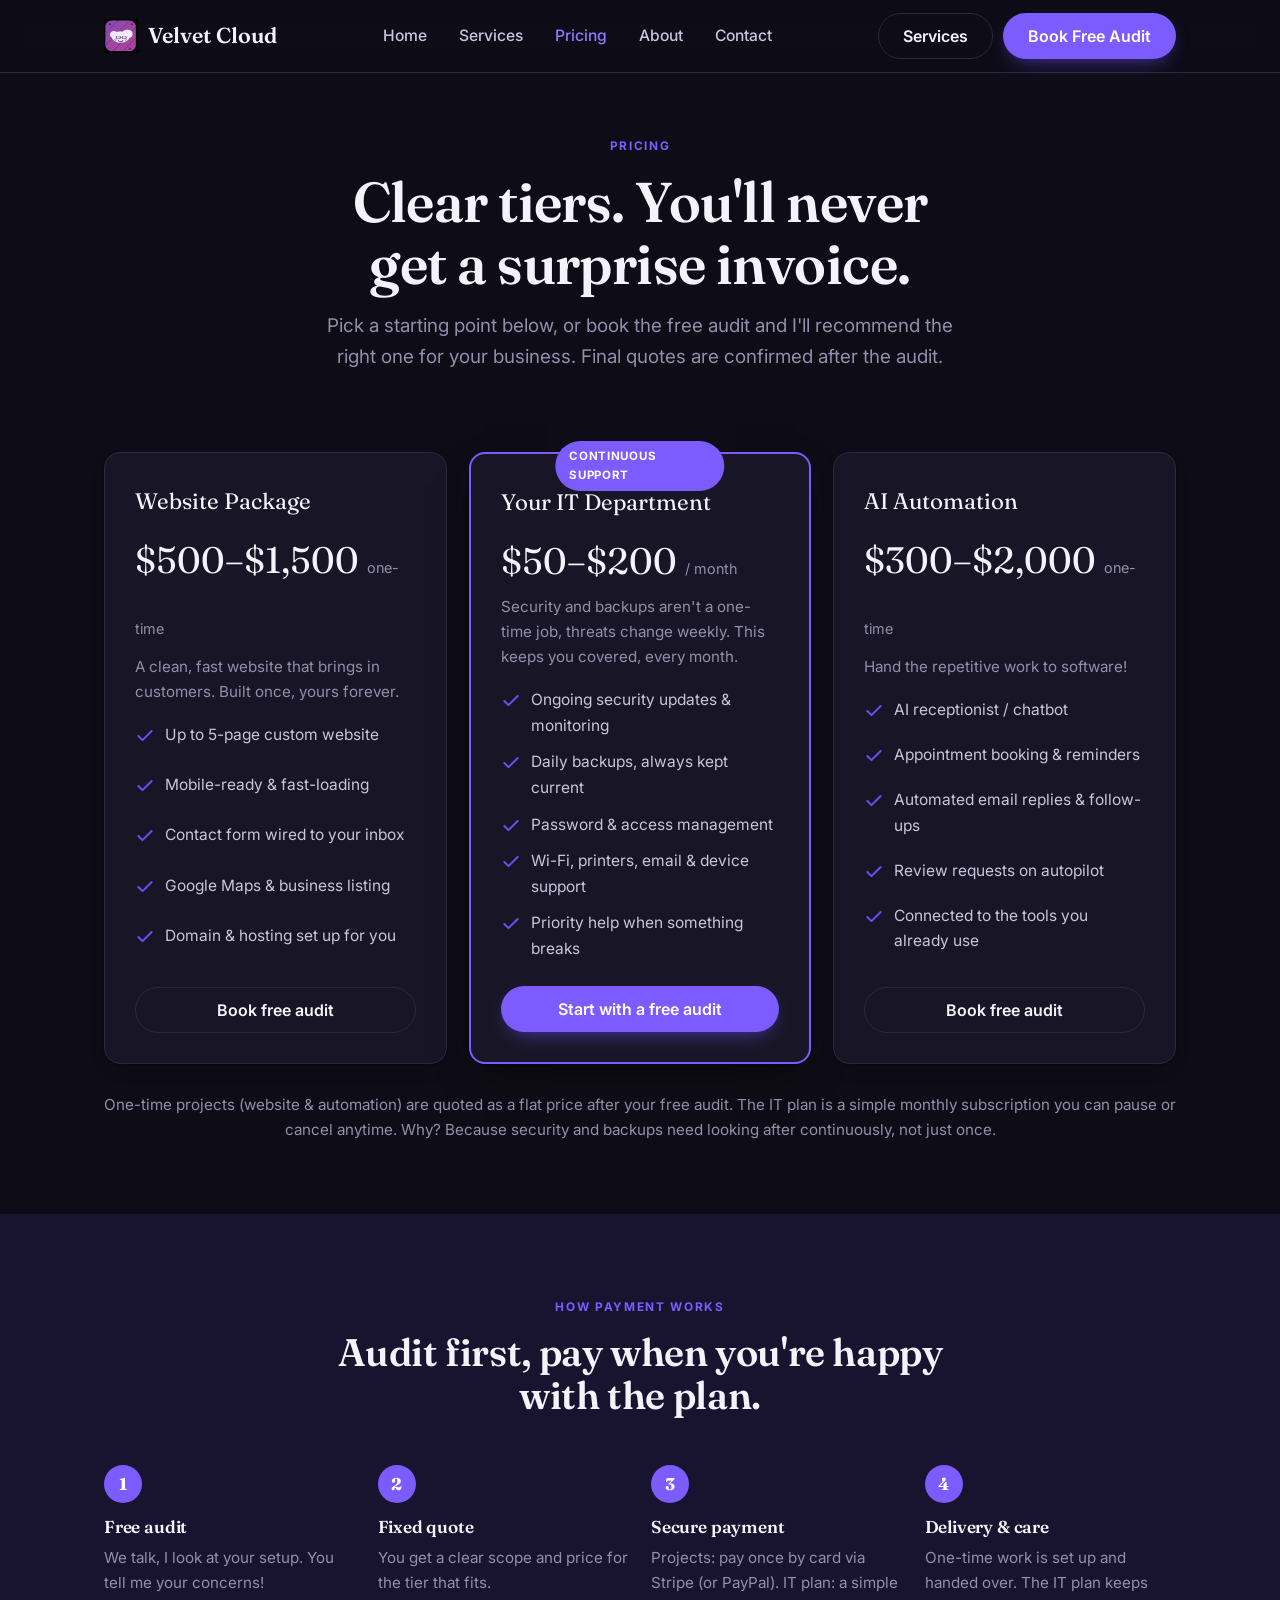
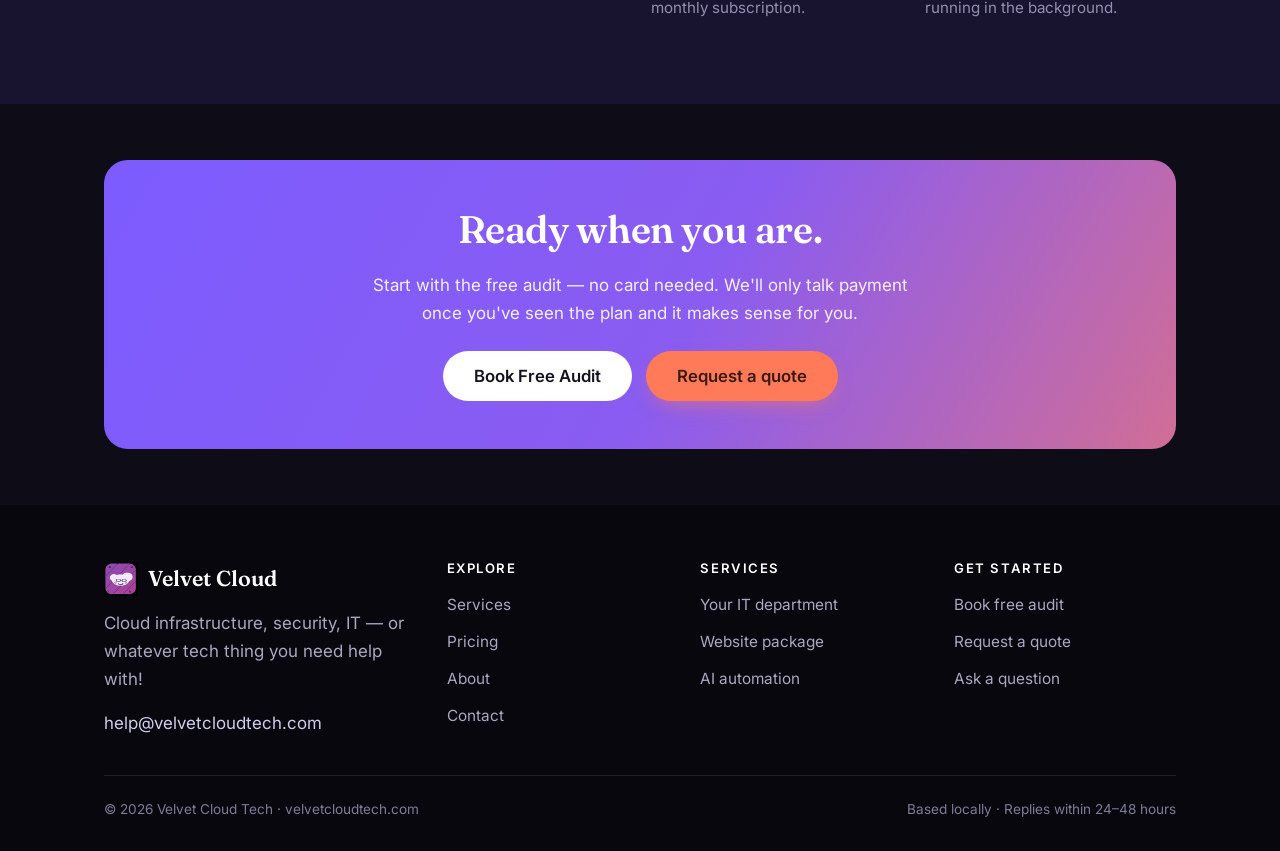
<file: pricing.html>
<!DOCTYPE html>
<html lang="en">
<head>
  <meta charset="UTF-8" />
  <meta name="viewport" content="width=device-width, initial-scale=1.0" />
  <title>Pricing — Velvet Cloud Tech</title>
  <meta name="description" content="Three straightforward pricing tiers for local businesses: Starter, Growth, and Full Setup. Fixed scope, clear prices, no surprises. Request a quote or book a free audit." />
  <link rel="icon" href="assets/favicon.svg" type="image/svg+xml" />
  <link rel="preconnect" href="https://fonts.googleapis.com" />
  <link rel="preconnect" href="https://fonts.gstatic.com" crossorigin />
  <link href="https://fonts.googleapis.com/css2?family=Fraunces:opsz,wght@9..144,500;9..144,600;9..144,700&family=Inter:wght@400;500;600;700&display=swap" rel="stylesheet" />
  <link rel="stylesheet" href="css/styles.css" />
      <meta http-equiv="X-Content-Type-Options" content="nosniff" />
      <meta http-equiv="X-Frame-Options" content="DENY" />
      <meta name="referrer" content="strict-origin-when-cross-origin" />
</head>
<body>

  <header class="site-header">
    <div class="container nav">
      <a class="brand" href="index.html" aria-label="Velvet Cloud Tech home">
        <img class="mark" src="assets/favicon.svg" alt="" width="34" height="34" />
        Velvet Cloud
      </a>
      <nav aria-label="Primary">
        <ul class="nav-links" id="nav-links">
          <li><a href="index.html">Home</a></li>
          <li><a href="services.html">Services</a></li>
          <li><a href="pricing.html" class="active">Pricing</a></li>
          <li><a href="about.html">About</a></li>
          <li><a href="contact.html">Contact</a></li>
        </ul>
      </nav>
      <div class="nav-cta">
        <a class="btn btn--ghost" href="services.html">Services</a>
        <a class="btn btn--primary" href="book.html">Book Free Audit</a>
        <button class="nav-toggle" aria-label="Menu" aria-controls="nav-links" aria-expanded="false"><span></span></button>
      </div>
    </div>
  </header>

  <main>
    <section class="page-head">
      <div class="container narrow center">
        <p class="eyebrow">Pricing</p>
        <h1>Clear tiers. You'll never get a surprise invoice.</h1>
        <p class="lead muted">Pick a starting point below, or book the free audit and I'll recommend the right one for your business. Final quotes are confirmed after the audit.</p>
      </div>
    </section>

    <section class="section section--tight">
      <div class="container">
        <div class="price-grid">

          <!-- WEBSITE PACKAGE (one-time) -->
          <div class="price-card">
            <div class="tier">Website Package</div>
            <div class="amount">$500–$1,500 <small>one-time</small></div>
            <p class="blurb">A clean, fast website that brings in customers. Built once, yours forever.</p>
            <ul>
              <li><svg width="20" height="20" viewBox="0 0 24 24" fill="none"><path d="M20 6L9 17l-5-5" stroke="#6c4df2" stroke-width="2.4" stroke-linecap="round" stroke-linejoin="round"/></svg> Up to 5-page custom website</li>
              <li><svg width="20" height="20" viewBox="0 0 24 24" fill="none"><path d="M20 6L9 17l-5-5" stroke="#6c4df2" stroke-width="2.4" stroke-linecap="round" stroke-linejoin="round"/></svg> Mobile-ready &amp; fast-loading</li>
              <li><svg width="20" height="20" viewBox="0 0 24 24" fill="none"><path d="M20 6L9 17l-5-5" stroke="#6c4df2" stroke-width="2.4" stroke-linecap="round" stroke-linejoin="round"/></svg> Contact form wired to your inbox</li>
              <li><svg width="20" height="20" viewBox="0 0 24 24" fill="none"><path d="M20 6L9 17l-5-5" stroke="#6c4df2" stroke-width="2.4" stroke-linecap="round" stroke-linejoin="round"/></svg> Google Maps &amp; business listing</li>
              <li><svg width="20" height="20" viewBox="0 0 24 24" fill="none"><path d="M20 6L9 17l-5-5" stroke="#6c4df2" stroke-width="2.4" stroke-linecap="round" stroke-linejoin="round"/></svg> Domain &amp; hosting set up for you</li>
            </ul>
            <!-- STRIPE: swap href for your Stripe Payment Link when you want to charge up front -->
            <a class="btn btn--ghost" href="book.html" data-stripe="website">Book free audit</a>
          </div>

          <!-- IT DEPARTMENT (subscription, featured) -->
          <div class="price-card featured">
            <span class="badge">Continuous Support</span>
            <div class="tier">Your IT Department</div>
            <div class="amount">$50–$200 <small>/ month</small></div>
            <p class="blurb">Security and backups aren't a one-time job, threats change weekly. This keeps you covered, every month.</p>
            <ul>
              <li><svg width="20" height="20" viewBox="0 0 24 24" fill="none"><path d="M20 6L9 17l-5-5" stroke="#6c4df2" stroke-width="2.4" stroke-linecap="round" stroke-linejoin="round"/></svg> Ongoing security updates &amp; monitoring</li>
              <li><svg width="20" height="20" viewBox="0 0 24 24" fill="none"><path d="M20 6L9 17l-5-5" stroke="#6c4df2" stroke-width="2.4" stroke-linecap="round" stroke-linejoin="round"/></svg> Daily backups, always kept current</li>
              <li><svg width="20" height="20" viewBox="0 0 24 24" fill="none"><path d="M20 6L9 17l-5-5" stroke="#6c4df2" stroke-width="2.4" stroke-linecap="round" stroke-linejoin="round"/></svg> Password &amp; access management</li>
              <li><svg width="20" height="20" viewBox="0 0 24 24" fill="none"><path d="M20 6L9 17l-5-5" stroke="#6c4df2" stroke-width="2.4" stroke-linecap="round" stroke-linejoin="round"/></svg> Wi-Fi, printers, email &amp; device support</li>
              <li><svg width="20" height="20" viewBox="0 0 24 24" fill="none"><path d="M20 6L9 17l-5-5" stroke="#6c4df2" stroke-width="2.4" stroke-linecap="round" stroke-linejoin="round"/></svg> Priority help when something breaks</li>
            </ul>
            <a class="btn btn--primary" href="book.html" data-stripe="it-monthly">Start with a free audit</a>
          </div>

          <!-- AI AUTOMATION (one-time) -->
          <div class="price-card">
            <div class="tier">AI Automation</div>
            <div class="amount">$300–$2,000 <small>one-time</small></div>
            <p class="blurb">Hand the repetitive work to software!</p>
            <ul>
              <li><svg width="20" height="20" viewBox="0 0 24 24" fill="none"><path d="M20 6L9 17l-5-5" stroke="#6c4df2" stroke-width="2.4" stroke-linecap="round" stroke-linejoin="round"/></svg> AI receptionist / chatbot</li>
              <li><svg width="20" height="20" viewBox="0 0 24 24" fill="none"><path d="M20 6L9 17l-5-5" stroke="#6c4df2" stroke-width="2.4" stroke-linecap="round" stroke-linejoin="round"/></svg> Appointment booking &amp; reminders</li>
              <li><svg width="20" height="20" viewBox="0 0 24 24" fill="none"><path d="M20 6L9 17l-5-5" stroke="#6c4df2" stroke-width="2.4" stroke-linecap="round" stroke-linejoin="round"/></svg> Automated email replies &amp; follow-ups</li>
              <li><svg width="20" height="20" viewBox="0 0 24 24" fill="none"><path d="M20 6L9 17l-5-5" stroke="#6c4df2" stroke-width="2.4" stroke-linecap="round" stroke-linejoin="round"/></svg> Review requests on autopilot</li>
              <li><svg width="20" height="20" viewBox="0 0 24 24" fill="none"><path d="M20 6L9 17l-5-5" stroke="#6c4df2" stroke-width="2.4" stroke-linecap="round" stroke-linejoin="round"/></svg> Connected to the tools you already use</li>
            </ul>
            <a class="btn btn--ghost" href="book.html" data-stripe="automation">Book free audit</a>
          </div>

        </div>

        <p class="center muted" style="margin-top:28px;font-size:.95rem">
          One-time projects (website &amp; automation) are quoted as a flat price after your free audit.
          The IT plan is a simple monthly subscription you can pause or cancel anytime. Why? Because
          security and backups need looking after continuously, not just once.
        </p>
      </div>
    </section>

    <!-- PAYMENT NOTE / how it works -->
    <section class="section section--violet">
      <div class="container">
        <div class="center narrow">
          <p class="eyebrow">How payment works</p>
          <h2>Audit first, pay when you're happy with the plan.</h2>
        </div>
        <div class="steps" style="margin-top:40px">
          <div class="step"><div class="num">1</div><h3>Free audit</h3><p>We talk, I look at your setup. You tell me your concerns!</p></div>
          <div class="step"><div class="num">2</div><h3>Fixed quote</h3><p>You get a clear scope and price for the tier that fits.</p></div>
          <div class="step"><div class="num">3</div><h3>Secure payment</h3><p>Projects: pay once by card via Stripe (or PayPal). IT plan: a simple monthly subscription.</p></div>
          <div class="step"><div class="num">4</div><h3>Delivery &amp; care</h3><p>One-time work is set up and handed over. The IT plan keeps running in the background.</p></div>
        </div>
      </div>
    </section>

    <section class="section section--tight">
      <div class="container">
        <div class="cta-band">
          <h2>Ready when you are.</h2>
          <p>Start with the free audit — no card needed. We'll only talk payment once you've seen the plan and it makes sense for you.</p>
          <div class="btn-row btn-row--center" style="margin-top:24px">
            <a class="btn btn--light btn--lg" href="book.html">Book Free Audit</a>
            <a class="btn btn--coral btn--lg" href="contact.html">Request a quote</a>
          </div>
        </div>
      </div>
    </section>
  </main>

  <footer class="site-footer">
    <div class="container">
      <div class="footer-grid">
        <div>
          <a class="brand" href="index.html">
            <img class="mark" src="assets/favicon.svg" alt="" width="34" height="34" />
            Velvet Cloud
          </a>
          <p style="max-width:34ch;color:#a9a8c0">Cloud infrastructure, security, IT — or whatever tech thing you need help with!</p>
          <a href="mailto:help@velvetcloudtech.com">help@velvetcloudtech.com</a>
        </div>
        <div><h4>Explore</h4><ul><li><a href="services.html">Services</a></li><li><a href="pricing.html">Pricing</a></li><li><a href="about.html">About</a></li><li><a href="contact.html">Contact</a></li></ul></div>
        <div><h4>Services</h4><ul><li><a href="services.html#it">Your IT department</a></li><li><a href="services.html#website">Website package</a></li><li><a href="services.html#automation">AI automation</a></li></ul></div>
        <div><h4>Get started</h4><ul><li><a href="book.html">Book free audit</a></li><li><a href="pricing.html">Request a quote</a></li><li><a href="contact.html">Ask a question</a></li></ul></div>
      </div>
      <div class="footer-bottom">
        <span>© <span data-year>2026</span> Velvet Cloud Tech · velvetcloudtech.com</span>
        <span>Based locally · Replies within 24–48 hours</span>
      </div>
    </div>
  </footer>

  <script src="js/main.js"></script>
</body>
</html>
</file>
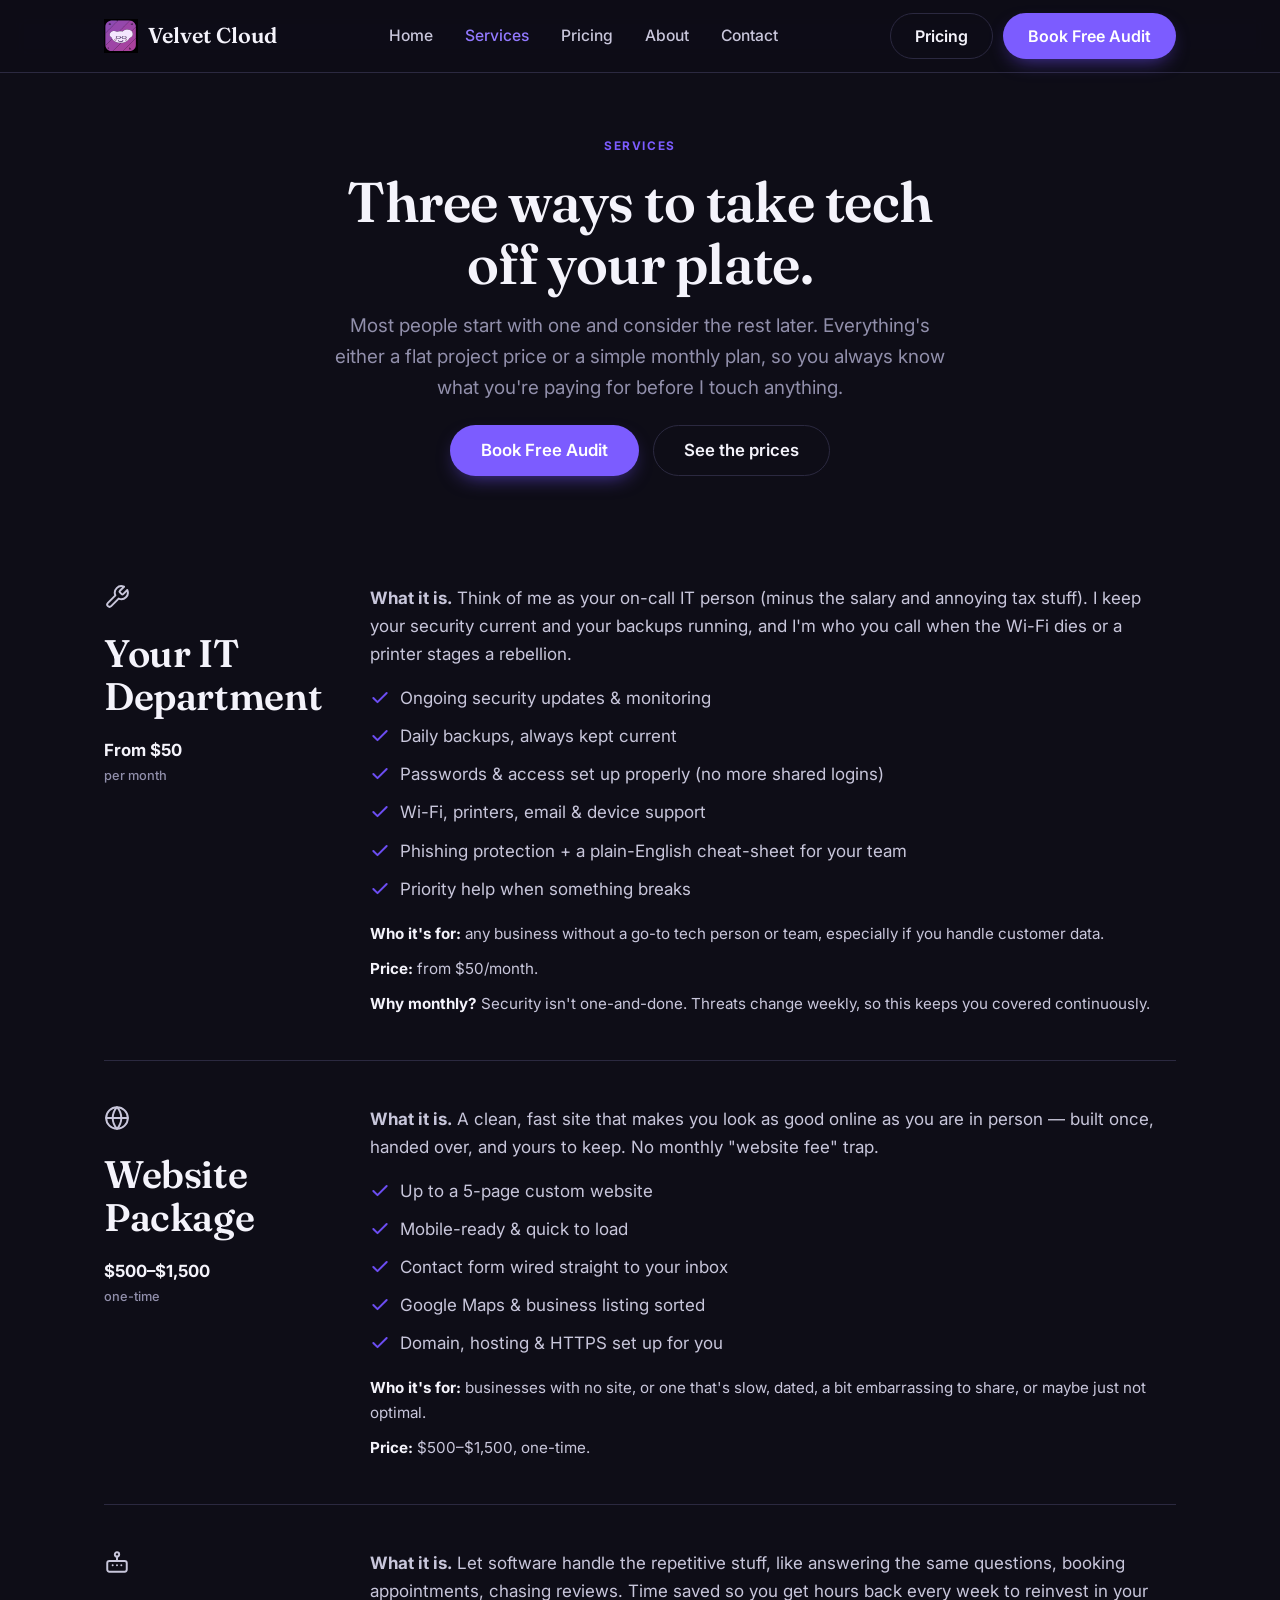
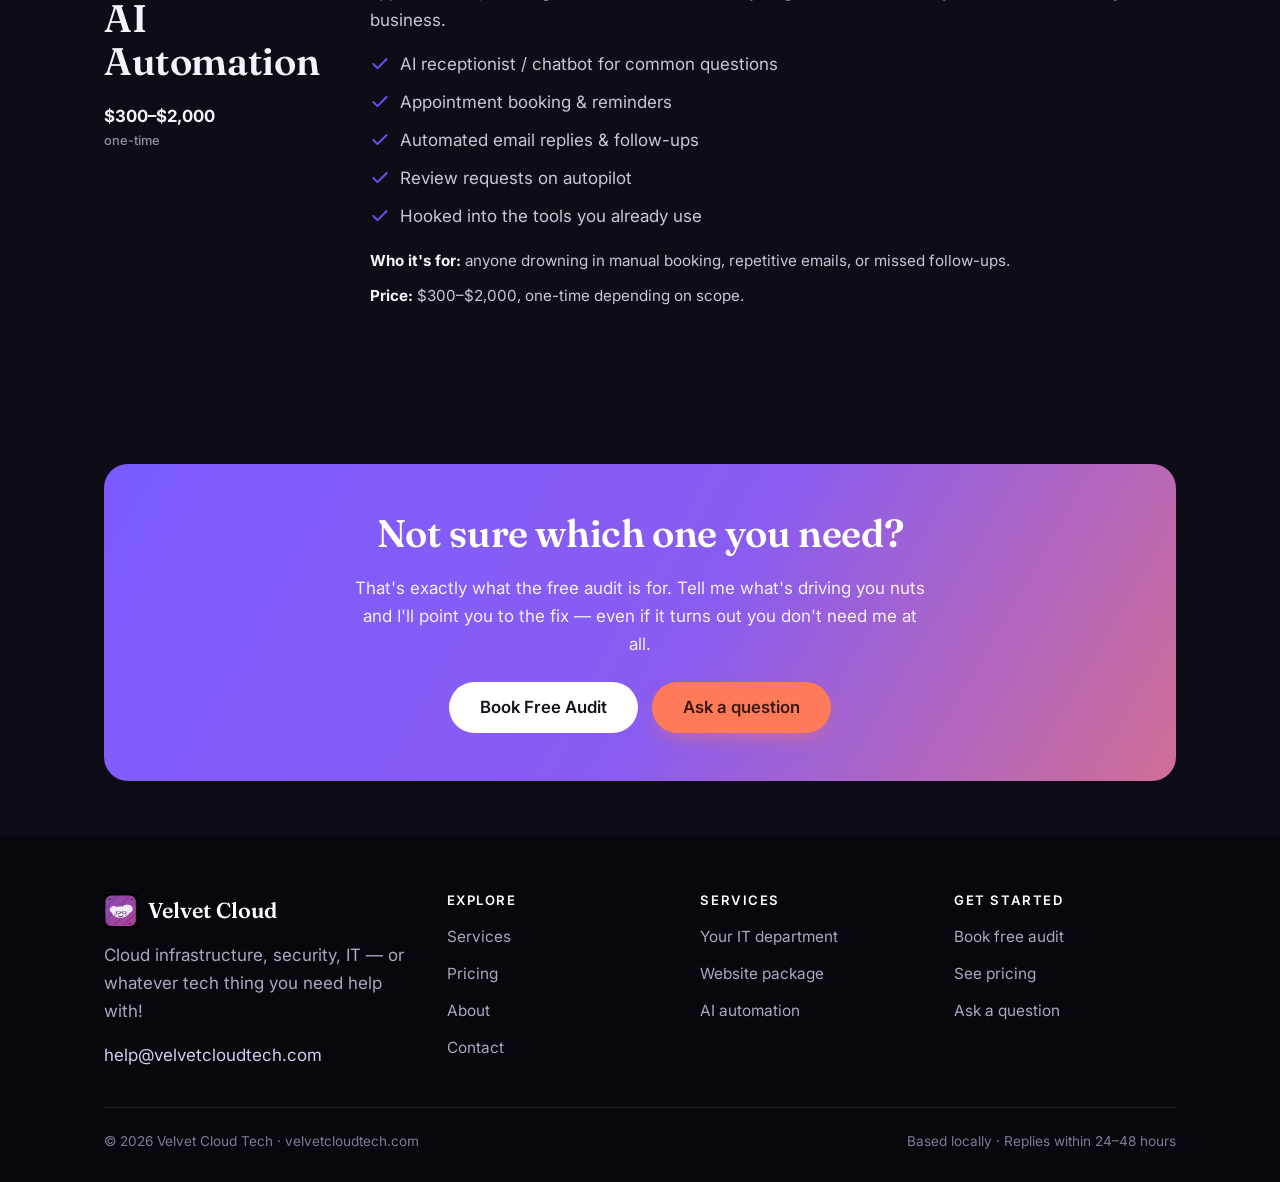
<file: services.html>
<!DOCTYPE html>
<html lang="en">
<head>
  <meta charset="UTF-8" />
  <meta name="viewport" content="width=device-width, initial-scale=1.0" />
  <title>Services — Velvet Cloud Tech</title>
  <meta name="description" content="Three ways Velvet Cloud Tech takes tech off your plate: Your IT Department (monthly), a Website Package, and AI Automation. See what each includes, who it's for, and what it costs." />
  <link rel="icon" href="assets/favicon.svg" type="image/svg+xml" />
  <link rel="preconnect" href="https://fonts.googleapis.com" />
  <link rel="preconnect" href="https://fonts.gstatic.com" crossorigin />
  <link href="https://fonts.googleapis.com/css2?family=Fraunces:opsz,wght@9..144,500;9..144,600;9..144,700&family=Inter:wght@400;500;600;700&display=swap" rel="stylesheet" />
  <link rel="stylesheet" href="css/styles.css" />
      <meta http-equiv="X-Content-Type-Options" content="nosniff" />
      <meta http-equiv="X-Frame-Options" content="DENY" />
      <meta name="referrer" content="strict-origin-when-cross-origin" />
</head>
<body>

  <header class="site-header">
    <div class="container nav">
      <a class="brand" href="index.html" aria-label="Velvet Cloud Tech home">
        <img class="mark" src="assets/favicon.svg" alt="" width="34" height="34" />
        Velvet Cloud
      </a>
      <nav aria-label="Primary">
        <ul class="nav-links" id="nav-links">
          <li><a href="index.html">Home</a></li>
          <li><a href="services.html" class="active">Services</a></li>
          <li><a href="pricing.html">Pricing</a></li>
          <li><a href="about.html">About</a></li>
          <li><a href="contact.html">Contact</a></li>
        </ul>
      </nav>
      <div class="nav-cta">
        <a class="btn btn--ghost" href="pricing.html">Pricing</a>
        <a class="btn btn--primary" href="book.html">Book Free Audit</a>
        <button class="nav-toggle" aria-label="Menu" aria-controls="nav-links" aria-expanded="false"><span></span></button>
      </div>
    </div>
  </header>

  <main>
    <section class="page-head">
      <div class="container narrow center">
        <p class="eyebrow">Services</p>
        <h1>Three ways to take tech off your plate.</h1>
        <p class="lead muted">Most people start with one and consider the rest later. Everything's either a flat project price or a simple monthly plan, so you always know what you're paying for before I touch anything.</p>
        <div class="btn-row btn-row--center" style="margin-top:22px">
          <a class="btn btn--primary btn--lg" href="book.html">Book Free Audit</a>
          <a class="btn btn--ghost btn--lg" href="pricing.html">See the prices</a>
        </div>
      </div>
    </section>

    <section class="section section--tight">
      <div class="container">

        <!-- YOUR IT DEPARTMENT -->
        <article class="service" id="it">
          <div class="service-grid">
            <div class="s-head">
              <div class="icon"><svg width="26" height="26" viewBox="0 0 24 24" fill="none" stroke="currentColor" stroke-width="1.8" stroke-linecap="round" stroke-linejoin="round"><path d="M14.7 6.3a1 1 0 0 0 0 1.4l1.6 1.6a1 1 0 0 0 1.4 0l3.77-3.77a6 6 0 0 1-7.94 7.94l-6.91 6.91a2.12 2.12 0 0 1-3-3l6.91-6.91a6 6 0 0 1 7.94-7.94l-3.76 3.76z"/></svg></div>
              <h2>Your IT Department</h2>
              <p class="price-tag">From $50<small>per month</small></p>
            </div>
            <div>
              <p><b>What it is.</b> Think of me as your on-call IT person (minus the salary and annoying tax stuff). I keep your security current and your backups running, and I'm who you call when the Wi-Fi dies or a printer stages a rebellion.</p>
              <ul class="s-list">
                <li><svg width="20" height="20" viewBox="0 0 24 24" fill="none"><path d="M20 6L9 17l-5-5" stroke="#6c4df2" stroke-width="2.4" stroke-linecap="round" stroke-linejoin="round"/></svg> Ongoing security updates &amp; monitoring</li>
                <li><svg width="20" height="20" viewBox="0 0 24 24" fill="none"><path d="M20 6L9 17l-5-5" stroke="#6c4df2" stroke-width="2.4" stroke-linecap="round" stroke-linejoin="round"/></svg> Daily backups, always kept current</li>
                <li><svg width="20" height="20" viewBox="0 0 24 24" fill="none"><path d="M20 6L9 17l-5-5" stroke="#6c4df2" stroke-width="2.4" stroke-linecap="round" stroke-linejoin="round"/></svg> Passwords &amp; access set up properly (no more shared logins)</li>
                <li><svg width="20" height="20" viewBox="0 0 24 24" fill="none"><path d="M20 6L9 17l-5-5" stroke="#6c4df2" stroke-width="2.4" stroke-linecap="round" stroke-linejoin="round"/></svg> Wi-Fi, printers, email &amp; device support</li>
                <li><svg width="20" height="20" viewBox="0 0 24 24" fill="none"><path d="M20 6L9 17l-5-5" stroke="#6c4df2" stroke-width="2.4" stroke-linecap="round" stroke-linejoin="round"/></svg> Phishing protection + a plain-English cheat-sheet for your team</li>
                <li><svg width="20" height="20" viewBox="0 0 24 24" fill="none"><path d="M20 6L9 17l-5-5" stroke="#6c4df2" stroke-width="2.4" stroke-linecap="round" stroke-linejoin="round"/></svg> Priority help when something breaks</li>
              </ul>
              <div class="s-meta">
                <span><b>Who it's for:</b> any business without a go-to tech person or team, especially if you handle customer data.</span>
                <span><b>Price:</b> from $50/month.</span>
                <span><b>Why monthly?</b> Security isn't one-and-done. Threats change weekly, so this keeps you covered continuously.</span>
              </div>
            </div>
          </div>
        </article>

        <!-- WEBSITE PACKAGE -->
        <article class="service" id="website">
          <div class="service-grid">
            <div class="s-head">
              <div class="icon"><svg width="26" height="26" viewBox="0 0 24 24" fill="none" stroke="currentColor" stroke-width="1.8" stroke-linecap="round" stroke-linejoin="round"><circle cx="12" cy="12" r="10"/><path d="M2 12h20M12 2a15.3 15.3 0 0 1 4 10 15.3 15.3 0 0 1-4 10 15.3 15.3 0 0 1-4-10 15.3 15.3 0 0 1 4-10z"/></svg></div>
              <h2>Website Package</h2>
              <p class="price-tag">$500–$1,500<small>one-time</small></p>
            </div>
            <div>
              <p><b>What it is.</b> A clean, fast site that makes you look as good online as you are in person — built once, handed over, and yours to keep. No monthly "website fee" trap.</p>
              <ul class="s-list">
                <li><svg width="20" height="20" viewBox="0 0 24 24" fill="none"><path d="M20 6L9 17l-5-5" stroke="#6c4df2" stroke-width="2.4" stroke-linecap="round" stroke-linejoin="round"/></svg> Up to a 5-page custom website</li>
                <li><svg width="20" height="20" viewBox="0 0 24 24" fill="none"><path d="M20 6L9 17l-5-5" stroke="#6c4df2" stroke-width="2.4" stroke-linecap="round" stroke-linejoin="round"/></svg> Mobile-ready &amp; quick to load</li>
                <li><svg width="20" height="20" viewBox="0 0 24 24" fill="none"><path d="M20 6L9 17l-5-5" stroke="#6c4df2" stroke-width="2.4" stroke-linecap="round" stroke-linejoin="round"/></svg> Contact form wired straight to your inbox</li>
                <li><svg width="20" height="20" viewBox="0 0 24 24" fill="none"><path d="M20 6L9 17l-5-5" stroke="#6c4df2" stroke-width="2.4" stroke-linecap="round" stroke-linejoin="round"/></svg> Google Maps &amp; business listing sorted</li>
                <li><svg width="20" height="20" viewBox="0 0 24 24" fill="none"><path d="M20 6L9 17l-5-5" stroke="#6c4df2" stroke-width="2.4" stroke-linecap="round" stroke-linejoin="round"/></svg> Domain, hosting &amp; HTTPS set up for you</li>
              </ul>
              <div class="s-meta">
                <span><b>Who it's for:</b> businesses with no site, or one that's slow, dated, a bit embarrassing to share, or maybe just not optimal.</span>
                <span><b>Price:</b> $500–$1,500, one-time.</span>
              </div>
            </div>
          </div>
        </article>

        <!-- AI AUTOMATION -->
        <article class="service" id="automation">
          <div class="service-grid">
            <div class="s-head">
              <div class="icon icon--coral"><svg width="26" height="26" viewBox="0 0 24 24" fill="none" stroke="currentColor" stroke-width="1.8" stroke-linecap="round" stroke-linejoin="round"><rect x="3" y="11" width="18" height="10" rx="2"/><circle cx="12" cy="5" r="2"/><path d="M12 7v4"/><path d="M8 15h.01M12 15h.01M16 15h.01"/></svg></div>
              <h2>AI Automation</h2>
              <p class="price-tag">$300–$2,000<small>one-time</small></p>
            </div>
            <div>
              <p><b>What it is.</b> Let software handle the repetitive stuff, like answering the same questions, booking appointments, chasing reviews. Time saved so you get hours back every week to reinvest in your business.</p>
              <ul class="s-list">
                <li><svg width="20" height="20" viewBox="0 0 24 24" fill="none"><path d="M20 6L9 17l-5-5" stroke="#6c4df2" stroke-width="2.4" stroke-linecap="round" stroke-linejoin="round"/></svg> AI receptionist / chatbot for common questions</li>
                <li><svg width="20" height="20" viewBox="0 0 24 24" fill="none"><path d="M20 6L9 17l-5-5" stroke="#6c4df2" stroke-width="2.4" stroke-linecap="round" stroke-linejoin="round"/></svg> Appointment booking &amp; reminders</li>
                <li><svg width="20" height="20" viewBox="0 0 24 24" fill="none"><path d="M20 6L9 17l-5-5" stroke="#6c4df2" stroke-width="2.4" stroke-linecap="round" stroke-linejoin="round"/></svg> Automated email replies &amp; follow-ups</li>
                <li><svg width="20" height="20" viewBox="0 0 24 24" fill="none"><path d="M20 6L9 17l-5-5" stroke="#6c4df2" stroke-width="2.4" stroke-linecap="round" stroke-linejoin="round"/></svg> Review requests on autopilot</li>
                <li><svg width="20" height="20" viewBox="0 0 24 24" fill="none"><path d="M20 6L9 17l-5-5" stroke="#6c4df2" stroke-width="2.4" stroke-linecap="round" stroke-linejoin="round"/></svg> Hooked into the tools you already use</li>
              </ul>
              <div class="s-meta">
                <span><b>Who it's for:</b> anyone drowning in manual booking, repetitive emails, or missed follow-ups.</span>
                <span><b>Price:</b> $300–$2,000, one-time depending on scope.</span>
              </div>
            </div>
          </div>
        </article>

      </div>
    </section>

    <section class="section section--tight">
      <div class="container">
        <div class="cta-band">
          <h2>Not sure which one you need?</h2>
          <p>That's exactly what the free audit is for. Tell me what's driving you nuts and I'll point you to the fix — even if it turns out you don't need me at all.</p>
          <div class="btn-row btn-row--center" style="margin-top:24px">
            <a class="btn btn--light btn--lg" href="book.html">Book Free Audit</a>
            <a class="btn btn--coral btn--lg" href="contact.html">Ask a question</a>
          </div>
        </div>
      </div>
    </section>
  </main>

  <footer class="site-footer">
    <div class="container">
      <div class="footer-grid">
        <div>
          <a class="brand" href="index.html">
            <img class="mark" src="assets/favicon.svg" alt="" width="34" height="34" />
            Velvet Cloud
          </a>
          <p style="max-width:34ch;color:#a9a8c0">Cloud infrastructure, security, IT — or whatever tech thing you need help with!</p>
          <a href="mailto:help@velvetcloudtech.com">help@velvetcloudtech.com</a>
        </div>
        <div><h4>Explore</h4><ul><li><a href="services.html">Services</a></li><li><a href="pricing.html">Pricing</a></li><li><a href="about.html">About</a></li><li><a href="contact.html">Contact</a></li></ul></div>
        <div><h4>Services</h4><ul><li><a href="services.html#it">Your IT department</a></li><li><a href="services.html#website">Website package</a></li><li><a href="services.html#automation">AI automation</a></li></ul></div>
        <div><h4>Get started</h4><ul><li><a href="book.html">Book free audit</a></li><li><a href="pricing.html">See pricing</a></li><li><a href="contact.html">Ask a question</a></li></ul></div>
      </div>
      <div class="footer-bottom">
        <span>© <span data-year>2026</span> Velvet Cloud Tech · velvetcloudtech.com</span>
        <span>Based locally · Replies within 24–48 hours</span>
      </div>
    </div>
  </footer>

  <script src="js/main.js"></script>
</body>
</html>
</file>
<file: css/styles.css>
/* =========================================================
   Cloudia — velvetcloudtech.com
   Hand-built design system. Edit tokens below to re-skin.
   ========================================================= */

:root {
  /* Brand palette — "velvet night" (dark mode) */
  --ink:        #f4f3fb;   /* near-white headings */
  --ink-soft:   #c8c6db;   /* body text */
  --muted:      #918fab;   /* captions, meta */
  --cream:      #0e0d17;   /* page background */
  --card:       #181626;   /* surfaces */
  --line:       #2b2940;   /* hairline borders */

  --violet:     #7c5cff;   /* primary */
  --violet-700: #9279ff;   /* primary hover / links (lighter on dark) */
  --violet-tint:#181430;   /* tinted section background */
  --coral:      #ff7a59;   /* warm accent */
  --coral-soft: #2a1a14;
  --navy:       #08070e;   /* deep footer / dark sections */
  --gold:       #e8b04b;

  /* Type */
  --font-head: "Fraunces", Georgia, "Times New Roman", serif;
  --font-body: "Inter", -apple-system, BlinkMacSystemFont, "Segoe UI", Roboto, Helvetica, Arial, sans-serif;

  /* Spacing / shape */
  --radius:   16px;
  --radius-sm: 10px;
  --shadow:   0 1px 2px rgba(0,0,0,.4), 0 16px 40px -16px rgba(0,0,0,.7);
  --shadow-sm:0 1px 2px rgba(0,0,0,.35), 0 8px 20px -12px rgba(0,0,0,.6);
  --container: 1120px;
}

/* keep the OS UI (scrollbars, form controls) in dark too */
html { color-scheme: dark; }

/* ---------- Reset-ish ---------- */
*, *::before, *::after { box-sizing: border-box; }
html { scroll-behavior: smooth; -webkit-text-size-adjust: 100%; }
body {
  margin: 0;
  font-family: var(--font-body);
  color: var(--ink-soft);
  background: var(--cream);
  line-height: 1.65;
  font-size: 17px;
  -webkit-font-smoothing: antialiased;
  text-rendering: optimizeLegibility;
}
img { max-width: 100%; display: block; }
a { color: var(--violet-700); text-decoration: none; }
a:hover { text-decoration: underline; }

h1, h2, h3, h4 {
  font-family: var(--font-head);
  color: var(--ink);
  line-height: 1.12;
  font-weight: 600;
  letter-spacing: -0.01em;
  margin: 0 0 .5em;
}
h1 { font-size: clamp(2.2rem, 5vw, 3.5rem); font-weight: 600; }
h2 { font-size: clamp(1.7rem, 3.4vw, 2.4rem); }
h3 { font-size: 1.25rem; }
p  { margin: 0 0 1rem; }

/* ---------- Layout ---------- */
.container { width: 100%; max-width: var(--container); margin: 0 auto; padding: 0 24px; }
.section { padding: 84px 0; }
.section--tight { padding: 56px 0; }
.section--dark { background: var(--navy); color: #cfcede; }
.section--dark h2, .section--dark h3 { color: #fff; }
.section--violet { background: var(--violet-tint); }
.center { text-align: center; }
.narrow { max-width: 680px; margin-left: auto; margin-right: auto; }

.eyebrow {
  font-family: var(--font-body);
  text-transform: uppercase;
  letter-spacing: .14em;
  font-size: .74rem;
  font-weight: 700;
  color: var(--violet);
  margin: 0 0 14px;
}
.section--dark .eyebrow { color: var(--gold); }
.lead { font-size: 1.18rem; color: var(--ink-soft); }

/* ---------- Buttons ---------- */
.btn {
  display: inline-flex;
  align-items: center;
  gap: 9px;
  font-family: var(--font-body);
  font-weight: 600;
  font-size: 1rem;
  padding: 14px 24px;
  border-radius: 999px;
  border: 1.5px solid transparent;
  cursor: pointer;
  transition: transform .12s ease, box-shadow .2s ease, background .2s ease;
  text-decoration: none !important;
  line-height: 1;
}
.btn:active { transform: translateY(1px); }
.btn--primary { background: var(--violet); color: #fff; box-shadow: 0 8px 20px -8px rgba(108,77,242,.7); }
.btn--primary:hover { background: var(--violet-700); }
.btn--ghost { background: transparent; color: var(--ink); border-color: var(--line); }
.btn--ghost:hover { border-color: var(--violet); color: var(--violet-700); background: #fff; }
.btn--light { background: #fff; color: var(--ink); }
.btn--light:hover { background: #f4f2ff; }
.btn--coral { background: var(--coral); color: #3a1a10; box-shadow: 0 8px 20px -8px rgba(255,122,89,.7); }
.btn--coral:hover { filter: brightness(1.03); }
.btn--lg { padding: 16px 30px; font-size: 1.05rem; }
.btn-row { display: flex; flex-wrap: wrap; gap: 14px; }
.btn-row--center { justify-content: center; }

/* ---------- Header / Nav ---------- */
.site-header {
  position: sticky; top: 0; z-index: 50;
  background: rgba(250,248,244,.82);
  backdrop-filter: saturate(160%) blur(12px);
  border-bottom: 1px solid var(--line);
}
.nav { display: flex; align-items: center; justify-content: space-between; height: 72px; }
.brand { display: inline-flex; align-items: center; gap: 10px; font-family: var(--font-head); font-weight: 600; font-size: 1.35rem; color: var(--ink); text-decoration: none !important; }
.brand:hover { color: var(--ink); }
.brand .mark { width: 34px; height: 34px; flex: none; }
.nav-links { display: flex; align-items: center; gap: 4px; list-style: none; margin: 0; padding: 0; }
.nav-links a {
  display: inline-block; padding: 9px 14px; border-radius: 9px;
  color: var(--ink-soft); font-weight: 500; font-size: .98rem; text-decoration: none !important;
}
.nav-links a:hover { color: var(--ink); background: rgba(108,77,242,.07); }
.nav-links a.active { color: var(--violet-700); }
.nav-cta { display: flex; align-items: center; gap: 10px; }
.nav-toggle { display: none; background: none; border: 1.5px solid var(--line); border-radius: 10px; width: 44px; height: 42px; cursor: pointer; align-items: center; justify-content: center; }
.nav-toggle span, .nav-toggle span::before, .nav-toggle span::after {
  content: ""; display: block; width: 20px; height: 2px; background: var(--ink); border-radius: 2px; position: relative; transition: .2s;
}
.nav-toggle span::before { position: absolute; top: -6px; }
.nav-toggle span::after  { position: absolute; top: 6px; }

@media (max-width: 860px) {
  .nav-toggle { display: inline-flex; }
  .nav-links {
    position: absolute; top: 72px; left: 0; right: 0;
    flex-direction: column; align-items: stretch; gap: 2px;
    background: var(--cream); border-bottom: 1px solid var(--line);
    padding: 12px 16px 18px; box-shadow: var(--shadow-sm);
    display: none;
  }
  .nav-links.open { display: flex; }
  .nav-links a { padding: 12px 14px; font-size: 1.05rem; }
  .nav .nav-cta .btn--ghost { display: none; }
}

/* ---------- Hero ---------- */
.hero { position: relative; overflow: hidden; padding: 88px 0 72px; }
.hero::before {
  content: ""; position: absolute; inset: 0; z-index: 0;
  background:
    radial-gradient(60% 60% at 85% 12%, rgba(108,77,242,.14), transparent 70%),
    radial-gradient(50% 50% at 8% 88%, rgba(255,122,89,.12), transparent 70%);
  pointer-events: none;
}
.hero .container { position: relative; z-index: 1; }
.hero-grid { display: grid; grid-template-columns: 1.05fr .95fr; gap: 56px; align-items: center; }
.hero h1 { margin-bottom: 18px; }
.hero h1 .squiggle { color: var(--violet); position: relative; white-space: nowrap; }
.hero p.lead { max-width: 32ch; }
.hero-points { list-style: none; margin: 22px 0 28px; padding: 0; display: grid; gap: 9px; }
.hero-points li { display: flex; gap: 10px; align-items: flex-start; color: var(--ink-soft); font-size: 1.02rem; }
.hero-points li svg { flex: none; margin-top: 3px; }

.hero-card {
  background: var(--card); border: 1px solid var(--line); border-radius: 22px;
  box-shadow: var(--shadow); padding: 26px; transform: rotate(-1.2deg);
}
.hero-card .hc-head { display: flex; align-items: center; gap: 12px; margin-bottom: 16px; }
.hero-card .dot { width: 11px; height: 11px; border-radius: 50%; }
.hero-card ul { list-style: none; margin: 0; padding: 0; display: grid; gap: 12px; }
.hero-card li { display: flex; justify-content: space-between; align-items: center; gap: 12px; padding: 12px 14px; background: var(--cream); border-radius: 12px; border: 1px solid var(--line); font-size: .96rem; }
.hero-card .status { font-weight: 600; font-size: .82rem; padding: 4px 10px; border-radius: 999px; }
.status--ok { color: #157347; background: #e3f5ea; }
.status--warn { color: #9a6700; background: #fdf2d6; }

/* "What I can do for you" hero card (scoped — no global leaks) */
.svc-card { padding: 24px; }
.svc-card .svc-head { display: flex; align-items: center; justify-content: space-between; gap: 12px; margin-bottom: 18px; }
.svc-card .svc-dots { display: flex; gap: 6px; }
.svc-card .svc-dot { width: 10px; height: 10px; border-radius: 50%; }
.svc-card .svc-dot--red { background: #f09595; }
.svc-card .svc-dot--amber { background: #fac775; }
.svc-card .svc-dot--purple { background: #afa9ec; }
.svc-card .svc-title { margin: 0; font-size: 13px; font-weight: 600; color: #1a1a2e; font-family: var(--font-body); }

.svc-card .svc-item { border: 1px solid #ece9fb; border-radius: 10px; padding: 12px 14px; margin-bottom: 8px; }
.svc-card .svc-item-head { display: flex; align-items: center; justify-content: space-between; gap: 10px; margin-bottom: 8px; }
.svc-card .svc-name { display: flex; align-items: center; gap: 8px; font-size: 13px; font-weight: 600; color: #1a1a2e; }
.svc-card .svc-name svg { width: 15px; height: 15px; flex: none; stroke: #534ab7; stroke-width: 1.75; fill: none; stroke-linecap: round; stroke-linejoin: round; }
.svc-card .svc-badge { font-size: 11px; font-weight: 600; background: #eeedfe; color: #3c3489; padding: 3px 10px; border-radius: 100px; white-space: nowrap; }

.svc-card .svc-tags { display: flex; flex-wrap: wrap; gap: 5px; }
.svc-card .svc-tag { font-size: 11px; color: #6b6b80; background: #f7f6fe; border-radius: 100px; padding: 3px 10px; }

.svc-card .svc-foot { margin-top: 16px; padding-top: 14px; border-top: 1px solid #ece9fb; display: flex; align-items: center; justify-content: space-between; gap: 12px; }
.svc-card .svc-foot-text { margin: 0; font-size: 12px; color: #888; }
.svc-card .svc-foot-btn { font-size: 12px; font-weight: 600; color: #534ab7; background: transparent; border: 1px solid #534ab7; border-radius: 100px; padding: 5px 14px; white-space: nowrap; }

@media (max-width: 860px) {
  .hero-grid { grid-template-columns: 1fr; gap: 36px; }
  .hero-card { transform: none; }
  .hero p.lead { max-width: none; }
}

/* ---------- Cards / grids ---------- */
.grid { display: grid; gap: 22px; }
.grid-2 { grid-template-columns: repeat(2, 1fr); }
.grid-3 { grid-template-columns: repeat(3, 1fr); }
.grid-4 { grid-template-columns: repeat(4, 1fr); }
@media (max-width: 980px) { .grid-4 { grid-template-columns: repeat(2, 1fr); } .grid-3 { grid-template-columns: 1fr 1fr; } }
@media (max-width: 680px) { .grid-2, .grid-3, .grid-4 { grid-template-columns: 1fr; } }

.card {
  background: var(--card); border: 1px solid var(--line); border-radius: var(--radius);
  padding: 28px; box-shadow: var(--shadow-sm); transition: transform .18s ease, box-shadow .2s ease;
}
.card:hover { transform: translateY(-3px); box-shadow: var(--shadow); }
.card h3 { margin-bottom: 8px; }
.card .icon {
  width: 48px; height: 48px; border-radius: 12px; display: flex; align-items: center; justify-content: center;
  background: var(--violet-tint); color: var(--violet-700); margin-bottom: 16px;
}
.card .icon--coral { background: var(--coral-soft); color: #d24b27; }

/* problem cards (muted) */
.pain { background: #fff; border: 1px dashed #e0c9c1; border-radius: var(--radius); padding: 22px; }
.pain h3 { color: var(--ink); font-size: 1.1rem; }
.pain p { margin: 0; color: var(--muted); font-size: .96rem; }

/* ---------- Service detail blocks ---------- */
.service { border-top: 1px solid var(--line); padding: 44px 0; }
.service:first-of-type { border-top: 0; }
.service-grid { display: grid; grid-template-columns: 230px 1fr; gap: 36px; align-items: start; }
.service-grid .s-head .icon { margin-bottom: 14px; }
.service-grid .s-head .price-tag { font-weight: 700; color: var(--ink); font-size: 1.05rem; }
.service-grid .s-head .price-tag small { display: block; font-weight: 500; color: var(--muted); font-size: .8rem; }
.s-list { list-style: none; margin: 0; padding: 0; display: grid; gap: 10px; }
.s-list li { display: flex; gap: 10px; align-items: flex-start; }
.s-list li svg { flex: none; margin-top: 4px; }
.s-meta { display: flex; flex-wrap: wrap; gap: 10px 24px; margin-top: 18px; font-size: .95rem; }
.s-meta b { color: var(--ink); }
@media (max-width: 760px) { .service-grid { grid-template-columns: 1fr; gap: 18px; } }

/* ---------- Pricing ---------- */
.price-grid { display: grid; grid-template-columns: repeat(3, 1fr); gap: 22px; align-items: stretch; }
@media (max-width: 900px) { .price-grid { grid-template-columns: 1fr; max-width: 440px; margin: 0 auto; } }
.price-card { display: flex; flex-direction: column; background: var(--card); border: 1px solid var(--line); border-radius: var(--radius); padding: 30px; box-shadow: var(--shadow-sm); position: relative; }
.price-card.featured { border: 2px solid var(--violet); box-shadow: var(--shadow); }
.price-card .tier { font-family: var(--font-head); font-size: 1.4rem; color: var(--ink); margin-bottom: 4px; }
.price-card .badge { position: absolute; top: -13px; left: 50%; transform: translateX(-50%); background: var(--violet); color: #fff; font-size: .72rem; font-weight: 700; letter-spacing: .06em; text-transform: uppercase; padding: 6px 14px; border-radius: 999px; }
.price-card .amount { font-family: var(--font-head); font-size: 2.3rem; color: var(--ink); margin: 6px 0 2px; }
.price-card .amount small { font-size: .9rem; color: var(--muted); font-family: var(--font-body); }
.price-card .blurb { color: var(--muted); font-size: .95rem; margin-bottom: 18px; }
.price-card ul { list-style: none; margin: 0 0 24px; padding: 0; display: grid; gap: 11px; flex: 1; }
.price-card ul li { display: flex; gap: 10px; align-items: flex-start; font-size: .97rem; }
.price-card ul li svg { flex: none; margin-top: 4px; }
.price-card .btn { width: 100%; justify-content: center; }

/* ---------- Steps / process ---------- */
.steps { display: grid; grid-template-columns: repeat(4, 1fr); gap: 22px; }
@media (max-width: 860px) { .steps { grid-template-columns: 1fr 1fr; } }
@media (max-width: 520px) { .steps { grid-template-columns: 1fr; } }
.step { position: relative; padding-top: 8px; }
.step .num { width: 38px; height: 38px; border-radius: 50%; background: var(--violet); color: #fff; font-weight: 700; font-family: var(--font-head); display: flex; align-items: center; justify-content: center; margin-bottom: 14px; }
.step h3 { font-size: 1.08rem; }
.step p { font-size: .95rem; color: var(--muted); margin: 0; }

/* ---------- Forms ---------- */
.form { display: grid; gap: 18px; }
.field { display: grid; gap: 7px; }
.field label { font-weight: 600; color: var(--ink); font-size: .95rem; }
.field label .req { color: var(--coral); }
.field input, .field select, .field textarea {
  font-family: var(--font-body); font-size: 1rem; color: var(--ink);
  padding: 13px 15px; border: 1.5px solid var(--line); border-radius: var(--radius-sm);
  background: #fff; width: 100%; transition: border .15s ease, box-shadow .15s ease;
}
.field input:focus, .field select:focus, .field textarea:focus {
  outline: none; border-color: var(--violet); box-shadow: 0 0 0 4px rgba(108,77,242,.12);
}
.field textarea { resize: vertical; min-height: 120px; }
.field-row { display: grid; grid-template-columns: 1fr 1fr; gap: 18px; }
@media (max-width: 560px) { .field-row { grid-template-columns: 1fr; } }
.form-note { font-size: .85rem; color: var(--muted); }

/* ---------- Calendly embed wrapper ---------- */
.calendly-wrap { background: #fff; border: 1px solid var(--line); border-radius: var(--radius); box-shadow: var(--shadow-sm); overflow: hidden; min-height: 680px; }
.calendly-inline-widget { min-width: 320px; height: 700px; }
.embed-placeholder { display: flex; flex-direction: column; align-items: center; justify-content: center; text-align: center; min-height: 680px; padding: 40px; color: var(--muted); border: 2px dashed var(--line); border-radius: var(--radius); background: #fff; }
.embed-placeholder code { background: var(--violet-tint); color: var(--violet-700); padding: 3px 8px; border-radius: 6px; font-size: .9rem; }

/* ---------- FAQ ---------- */
.faq { max-width: 760px; margin: 0 auto; }
.faq details { border: 1px solid var(--line); border-radius: var(--radius-sm); background: #fff; margin-bottom: 12px; overflow: hidden; }
.faq summary { cursor: pointer; list-style: none; padding: 18px 20px; font-weight: 600; color: var(--ink); display: flex; justify-content: space-between; align-items: center; gap: 16px; }
.faq summary::-webkit-details-marker { display: none; }
.faq summary::after { content: "+"; font-size: 1.4rem; color: var(--violet); line-height: 1; transition: transform .2s; }
.faq details[open] summary::after { transform: rotate(45deg); }
.faq details > div { padding: 0 20px 18px; color: var(--ink-soft); }

/* ---------- Trust strip / stats ---------- */
.trust-quote { font-family: var(--font-head); font-size: clamp(1.15rem, 1.7vw, 1.45rem); line-height: 1.45; color: #fff; max-width: 36ch; font-weight: 500; }
.stats { display: grid; grid-template-columns: repeat(3,1fr); gap: 22px; }
@media (max-width: 680px) { .stats { grid-template-columns: 1fr; } }
.stat .n { font-family: var(--font-head); font-size: 2.4rem; color: var(--ink); }
.section--dark .stat .n { color: #fff; }
.stat .l { color: var(--muted); font-size: .95rem; }
.section--dark .stat .l { color: #9b9ab5; }

/* ---------- CTA band ---------- */
.cta-band { background: linear-gradient(120deg, var(--violet) 0%, #8a5cf0 55%, var(--coral) 130%); color: #fff; border-radius: 24px; padding: 48px; text-align: center; }
.cta-band h2 { color: #fff; }
.cta-band p { color: rgba(255,255,255,.9); max-width: 52ch; margin-left: auto; margin-right: auto; }

/* ---------- Footer ---------- */
.site-footer { background: var(--navy); color: #a9a8c0; padding: 56px 0 30px; }
.site-footer a { color: #cfceed; }
.footer-grid { display: grid; grid-template-columns: 1.4fr 1fr 1fr 1fr; gap: 32px; }
@media (max-width: 760px) { .footer-grid { grid-template-columns: 1fr 1fr; gap: 26px; } }
.site-footer .brand { color: #fff; margin-bottom: 12px; }
.footer-grid h4 { color: #fff; font-family: var(--font-body); font-size: .82rem; text-transform: uppercase; letter-spacing: .12em; margin-bottom: 14px; }
.footer-grid ul { list-style: none; margin: 0; padding: 0; display: grid; gap: 9px; }
.footer-grid ul a { color: #a9a8c0; text-decoration: none; font-size: .96rem; }
.footer-grid ul a:hover { color: #fff; }
.footer-bottom { border-top: 1px solid rgba(255,255,255,.1); margin-top: 38px; padding-top: 22px; display: flex; justify-content: space-between; gap: 16px; flex-wrap: wrap; font-size: .85rem; color: #7d7c98; }

/* ---------- Misc ---------- */
.badge-pill { display: inline-flex; align-items: center; gap: 8px; background: #fff; border: 1px solid var(--line); border-radius: 999px; padding: 7px 15px; font-size: .85rem; font-weight: 600; color: var(--ink-soft); box-shadow: var(--shadow-sm); }
.kicker-row { display: flex; gap: 12px; flex-wrap: wrap; justify-content: center; margin-top: 26px; }
.hr-soft { border: 0; border-top: 1px solid var(--line); margin: 0; }
.muted { color: var(--muted); }
.mt-0 { margin-top: 0; } .mb-0 { margin-bottom: 0; }
.maxw-720 { max-width: 720px; }
.page-head { padding: 64px 0 8px; }
.page-head h1 { margin-bottom: 14px; }

/* prefers-reduced-motion */
@media (prefers-reduced-motion: reduce) {
  * { animation: none !important; transition: none !important; scroll-behavior: auto !important; }
}

/* =========================================================
   DARK MODE PATCHES
   These override spots that hard-coded light colors so they
   read correctly on the dark palette defined in :root above.
   ========================================================= */

/* translucent sticky header on dark */
.site-header { background: rgba(14,13,23,.82); }

/* buttons */
.btn--ghost:hover { background: rgba(124,92,255,.12); }
.btn--light { background: #ffffff; color: #14131f; }      /* sits on bright CTA band */
.btn--light:hover { background: #ece8ff; }

/* problem ("pain") cards */
.pain { background: var(--card); border-color: rgba(255,122,89,.32); }

/* coral icon tile */
.card .icon--coral { color: var(--coral); }

/* form controls */
.field input, .field select, .field textarea { background: #100f1c; color: var(--ink); border-color: var(--line); }
.field input::placeholder, .field textarea::placeholder { color: #6f6d86; }

/* FAQ, calendly + embed placeholder, pills */
.faq details { background: var(--card); }
.calendly-wrap { background: var(--card); }
.embed-placeholder { background: var(--card); }
.embed-placeholder code { background: rgba(124,92,255,.18); color: #b9a6ff; }
.badge-pill { background: var(--card); }

/* status pills tuned for dark surfaces */
.status--ok   { color: #6ee7a8; background: rgba(34,160,90,.16); }
.status--warn { color: #f4c560; background: rgba(220,160,40,.16); }

/* "What I can do for you" hero card */
.svc-card .svc-title { color: var(--ink); }
.svc-card .svc-item { border-color: var(--line); }
.svc-card .svc-name { color: var(--ink); }
.svc-card .svc-name svg { stroke: #9279ff; }
.svc-card .svc-badge { background: rgba(124,92,255,.18); color: #b9a6ff; }
.svc-card .svc-tag { color: var(--muted); background: rgba(255,255,255,.05); }
.svc-card .svc-foot { border-color: var(--line); }
.svc-card .svc-foot-text { color: var(--muted); }
.svc-card .svc-foot-btn { color: #b9a6ff; border-color: #6c4df2; }
.svc-card .svc-foot-btn:hover { background: rgba(124,92,255,.14); }
</file>
